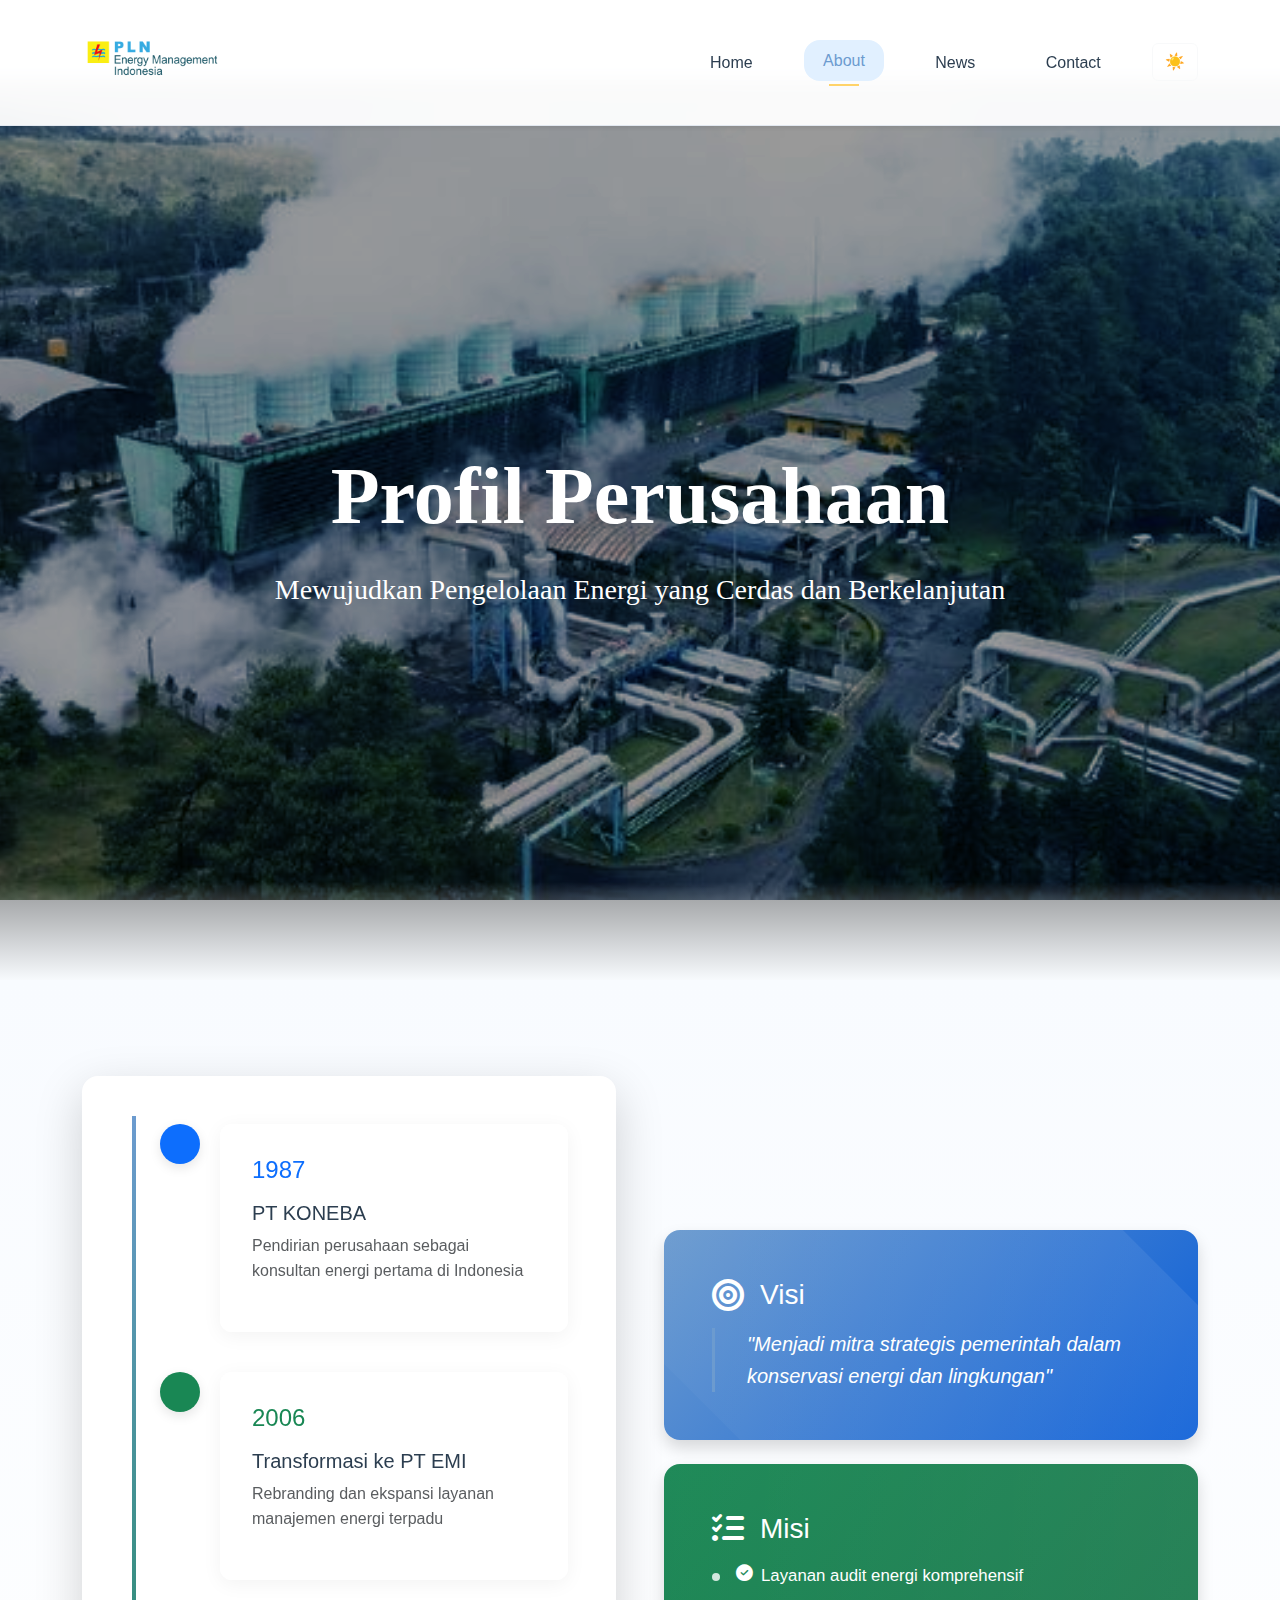
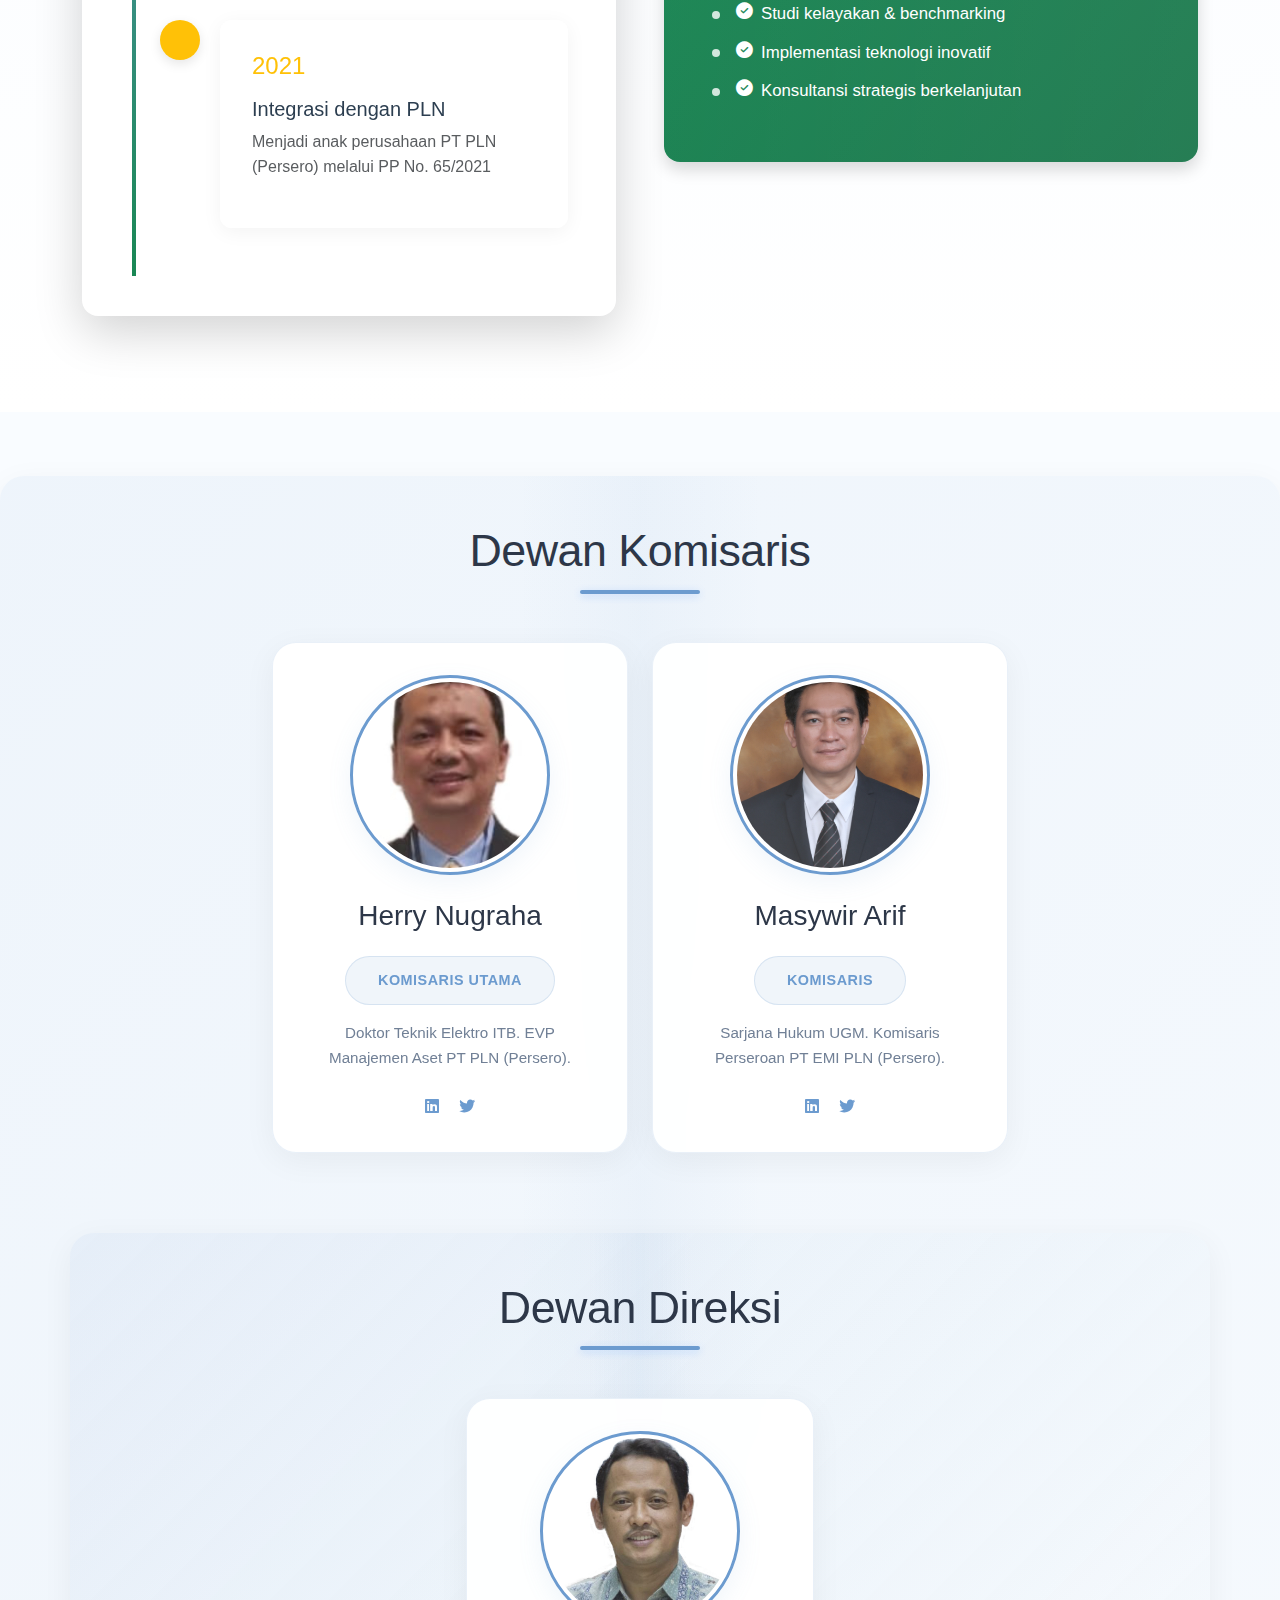
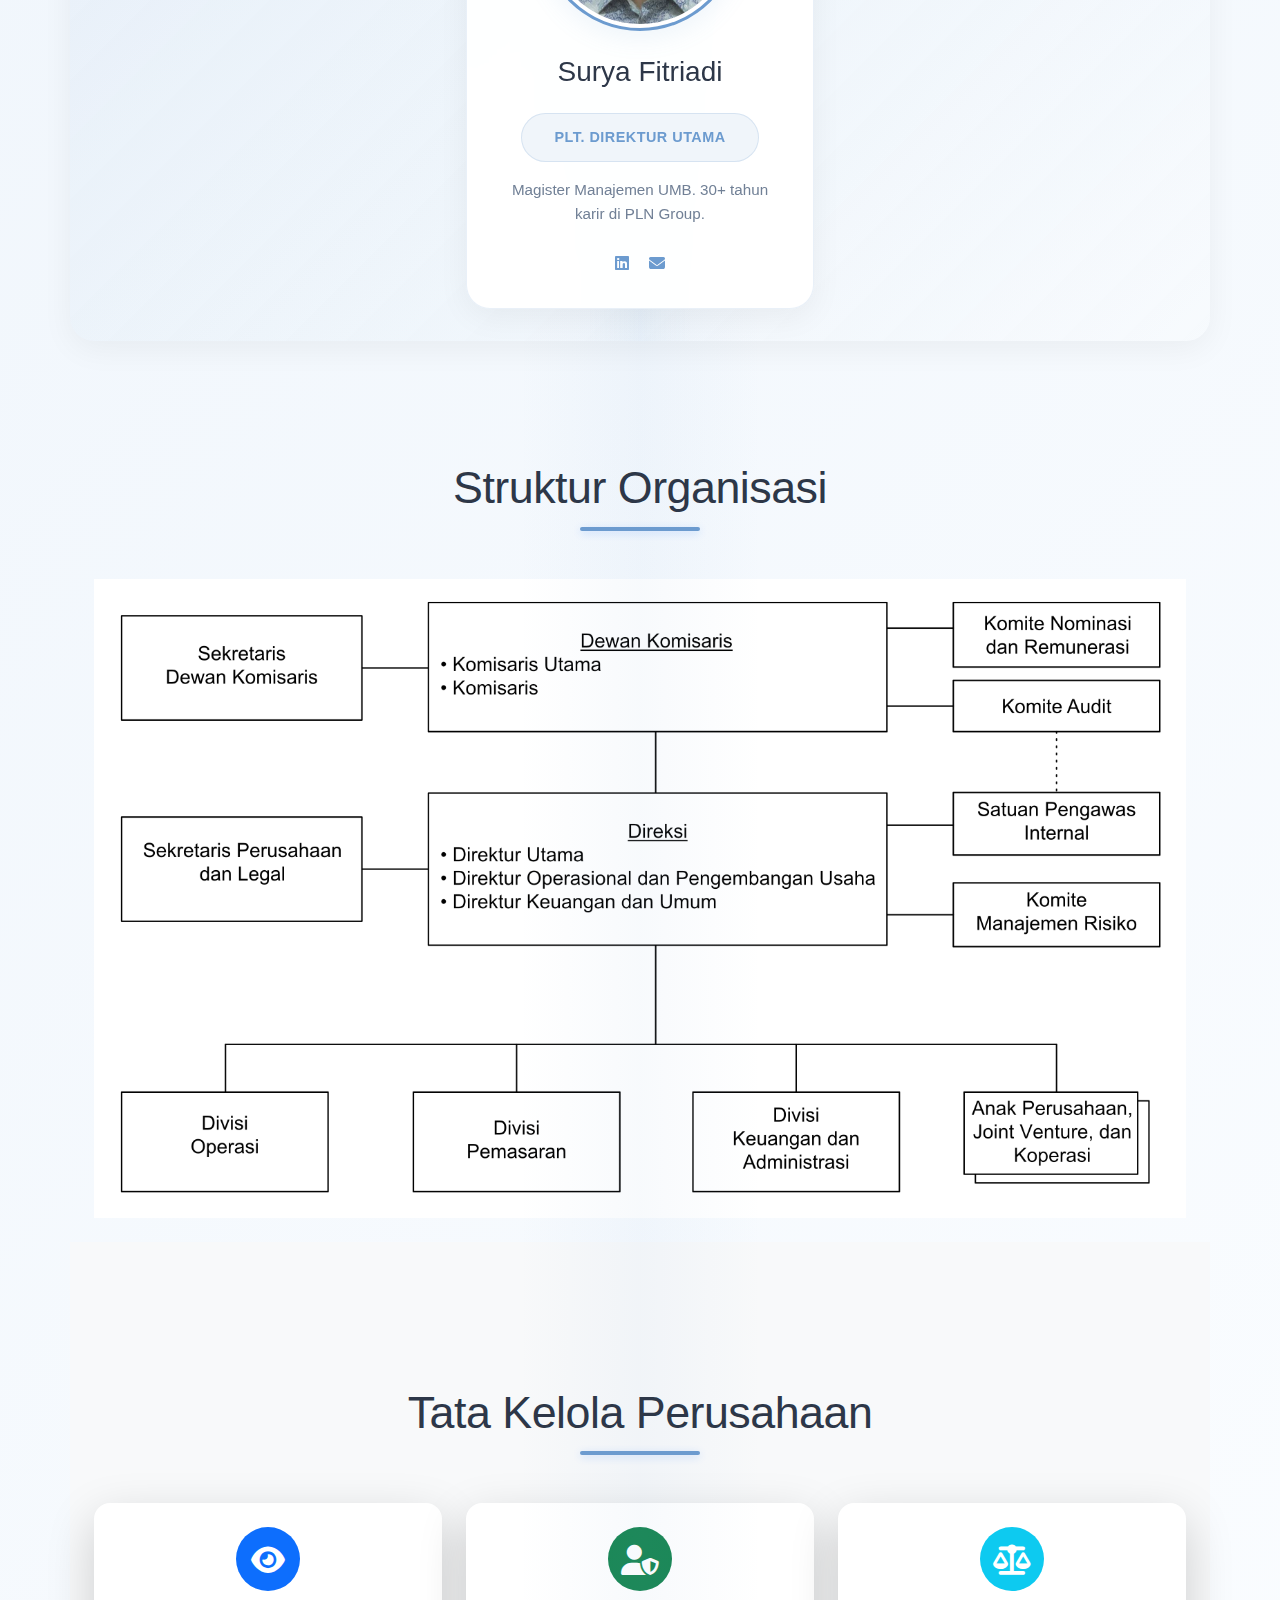
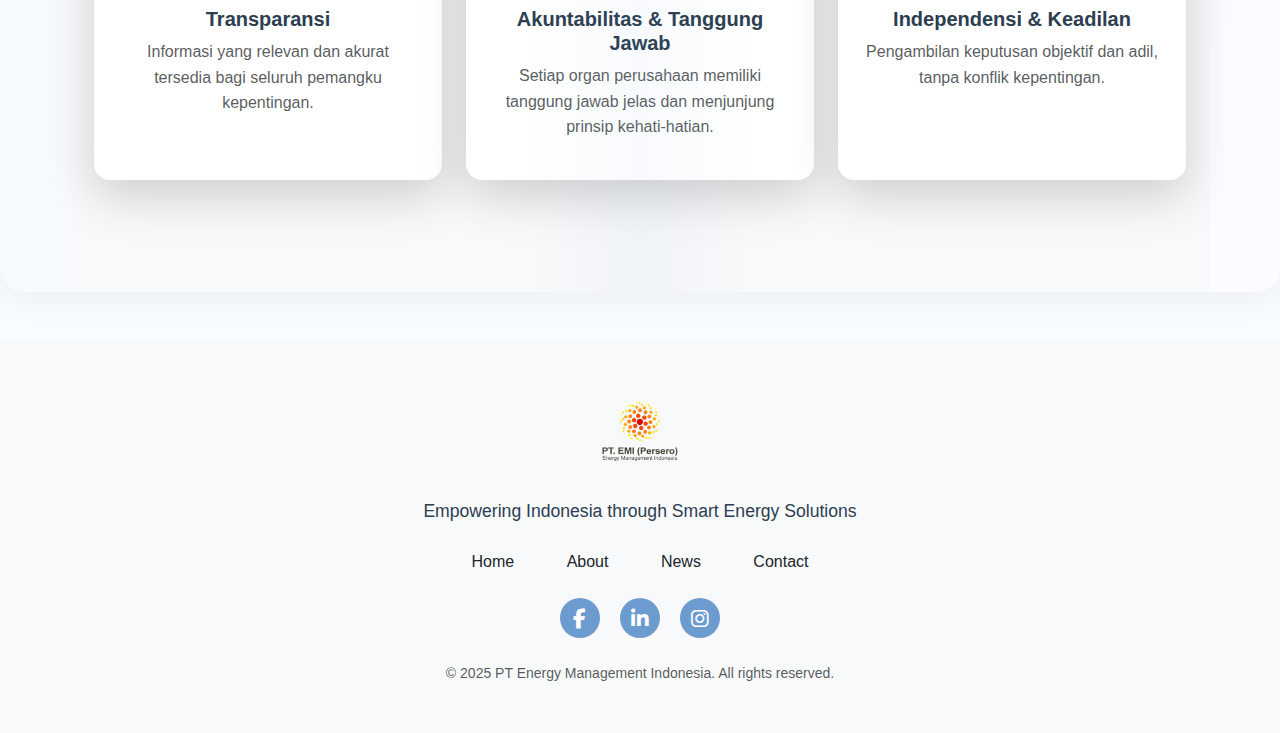
<file: about.html>
<!DOCTYPE html>
<html lang="id" data-bs-theme="light">
<head>
  <meta charset="UTF-8" />
  <meta name="viewport" content="width=device-width, initial-scale=1.0" />
  <title>Profil Perusahaan - PT Energy Management Indonesia</title>
  <link rel="stylesheet" href="https://cdn.jsdelivr.net/npm/bootstrap@5.3.2/dist/css/bootstrap.min.css" />
  <link rel="stylesheet" href="https://cdnjs.cloudflare.com/ajax/libs/font-awesome/6.5.0/css/all.min.css" />
  <link rel="stylesheet" href="css/style.css" />
  <link rel="stylesheet" href="css/about.css" />
</head>
<body>
  <nav class="navbar navbar-expand-lg fixed-top shadow-sm">
    <div class="container">
      <a class="navbar-brand" href="index.html">
        <img src="images/logoplnemi.png" alt="Logo" width="140" />
      </a>
      <button class="navbar-toggler" type="button" data-bs-toggle="collapse" data-bs-target="#navbarNav">
        <span class="navbar-toggler-icon"></span>
      </button>
      <div class="collapse navbar-collapse" id="navbarNav">
        <ul class="navbar-nav ms-auto mb-2 mb-lg-0">
          <li class="nav-item"><a class="nav-link" href="index.html">Home</a></li>
          <li class="nav-item"><a class="nav-link active" href="about.html" aria-current="page">About</a></li>
          <li class="nav-item"><a class="nav-link" href="news.html">News</a></li>
          <li class="nav-item"><a class="nav-link" href="contact.html">Contact</a></li>
        </ul>

        <button 
            id="theme-toggle" 
            class="btn btn-outline-light ms-3" 
            onclick="toggleTheme()"
            aria-label="Toggle Theme"
            >
            ☀️
        </button>
      </div>
    </div>
  </nav>

  <main class="profil-page">
    <!-- Hero Section -->
    <section class="profil-hero position-relative overflow-hidden">
      <div class="hero-overlay"></div>
      <div class="container text-center text-white py-5 position-relative z-2">
        <h1 class="hero-title display-2 fw-bold mb-4">Profil Perusahaan</h1>
        <p class="hero-subtitle lead fs-3">Mewujudkan Pengelolaan Energi yang Cerdas dan Berkelanjutan</p>
      </div>
    </section>

    <!-- Sejarah & Visi Misi -->
    <section class="history-mission py-6">
        <div class="container">
            <div class="row gy-5 gx-5 align-items-center">
                <!-- Timeline Sejarah -->
                <div class="col-lg-6">
                    <div class="history-timeline shadow-lg p-5 rounded-4 position-relative">
                        <div class="timeline-bar"></div>
                        
                        <!-- Item Timeline 1 -->
                        <div class="timeline-item">
                            <div class="timeline-badge bg-primary"></div>
                            <div class="timeline-content">
                                <h4 class="text-primary mb-3">1987</h4>
                                <h5 class="mb-2">PT KONEBA</h5>
                                <p class="text-muted">Pendirian perusahaan sebagai konsultan energi pertama di Indonesia</p>
                            </div>
                        </div>
                    
                        <!-- Item Timeline 2 -->
                        <div class="timeline-item">
                            <div class="timeline-badge bg-success"></div>
                            <div class="timeline-content">
                                <h4 class="text-success mb-3">2006</h4>
                                <h5 class="mb-2">Transformasi ke PT EMI</h5>
                                <p class="text-muted">Rebranding dan ekspansi layanan manajemen energi terpadu</p>
                            </div>
                        </div>
                    
                        <!-- Item Timeline 3 -->
                        <div class="timeline-item">
                            <div class="timeline-badge bg-warning"></div>
                            <div class="timeline-content">
                                <h4 class="text-warning mb-3">2021</h4>
                                <h5 class="mb-2">Integrasi dengan PLN</h5>
                                <p class="text-muted">Menjadi anak perusahaan PT PLN (Persero) melalui PP No. 65/2021</p>
                            </div>
                        </div>
                    </div>
                </div>

                <!-- Visi Misi -->
                <div class="col-lg-6">
                    <div class="vision-mission-wrapper">
                        <!-- Visi -->
                        <div class="vm-card bg-gradient-primary text-white p-5 mb-4 rounded-4 shadow">
                            <div class="d-flex align-items-center mb-3">
                                <i class="fas fa-bullseye fa-2x me-3"></i>
                                <h3 class="mb-0">Visi</h3>
                            </div>
                            <blockquote class="mb-0 fs-5">
                                "Menjadi mitra strategis pemerintah dalam konservasi energi dan lingkungan"
                            </blockquote>
                        </div>
                    
                        <!-- Misi -->
                        <div class="vm-card bg-gradient-success text-white p-5 rounded-4 shadow">
                            <div class="d-flex align-items-center mb-3">
                                <i class="fas fa-tasks fa-2x me-3"></i>
                                <h3 class="mb-0">Misi</h3>
                            </div>
                            <ul class="list-unstyled mb-0">
                                <li class="d-flex mb-2">
                                    <i class="fas fa-circle-check me-2 mt-1"></i>
                                    Layanan audit energi komprehensif
                                </li>
                                <li class="d-flex mb-2">
                                    <i class="fas fa-circle-check me-2 mt-1"></i>
                                    Studi kelayakan & benchmarking
                                </li>
                                <li class="d-flex mb-2">
                                    <i class="fas fa-circle-check me-2 mt-1"></i>
                                    Implementasi teknologi inovatif
                                </li>
                                <li class="d-flex">
                                    <i class="fas fa-circle-check me-2 mt-1"></i>
                                    Konsultansi strategis berkelanjutan
                                </li>
                            </ul>
                        </div>
                    </div>
                </div>
            </div>
        </div>
    </section>

    <!-- Dewan Komisaris -->
    <section class="leadership-section py-6">
      <div class="container">
        <h2 class="section-title">Dewan Komisaris</h2>
        <div class="row justify-content-center g-4">
          <div class="col-md-6 col-lg-4">
            <div class="leadership-card">
              <div class="profile-img-container">
                <img src="images/herrynu.jpg" alt="Herry Nugraha" class="profile-img">
              </div>
              <h3 class="leader-name">Herry Nugraha</h3>
              <div class="position-label">Komisaris Utama</div>
              <p class="leader-bio">Doktor Teknik Elektro ITB. EVP Manajemen Aset PT PLN (Persero).</p>
              <div class="social-links">
                <a href="#" class="social-link"><i class="fab fa-linkedin"></i></a>
                <a href="#" class="social-link"><i class="fab fa-twitter"></i></a>
              </div>
            </div>
          </div>

          <div class="col-md-6 col-lg-4">
            <div class="leadership-card">
              <div class="profile-img-container">
                <img src="images/masywira.jpg" alt="Herry Nugraha" class="profile-img">
              </div>
              <h3 class="leader-name">Masywir Arif</h3>
              <div class="position-label">Komisaris</div>
              <p class="leader-bio">Sarjana Hukum UGM. Komisaris Perseroan PT EMI PLN (Persero).</p>
              <div class="social-links">
                <a href="#" class="social-link"><i class="fab fa-linkedin"></i></a>
                <a href="#" class="social-link"><i class="fab fa-twitter"></i></a>
              </div>
            </div>
          </div>

    <!-- Dewan Direksi -->
    <section class="leadership-section py-6 bg-soft">
      <div class="container">
        <h2 class="section-title">Dewan Direksi</h2>
        <div class="row justify-content-center g-4">
          <div class="col-md-6 col-lg-4">
            <div class="leadership-card">
              <div class="profile-img-container">
                <img src="images/suryafi.png" alt="Surya Fitriadi" class="profile-img">
              </div>
              <h3 class="leader-name">Surya Fitriadi</h3>
              <div class="position-label">Plt. Direktur Utama</div>
              <p class="leader-bio">Magister Manajemen UMB. 30+ tahun karir di PLN Group.</p>
              <div class="social-links">
                <a href="#" class="social-link"><i class="fab fa-linkedin"></i></a>
                <a href="#" class="social-link"><i class="fas fa-envelope"></i></a>
              </div>
            </div>
          </div>
        </div>
      </div>
    </section>

    <!-- Struktur Organisasi -->
    <section class="org-structure-section py-6">
      <div class="container text-center">
        <h2 class="section-title mb-5">Struktur Organisasi</h2>
        <div class="struktur-wrapper">
          <img src="images/strukturorg.jpg" alt="Struktur Organisasi" class="img-fluid struktur-img">
        </div>
      </div>
    </section>


     <!-- Governance Section -->
      <section class="governance-section py-6">
        <div class="container text-center">
          <h2 class="section-title mb-5">Tata Kelola Perusahaan</h2>
          <div class="row justify-content-center g-4">
            <div class="col-md-4">
              <div class="governance-card governance-hover bg-white shadow-lg p-4 rounded-4">
                <div class="icon-wrapper bg-primary text-white mb-3 rounded-circle mx-auto">
                  <i class="fas fa-eye fa-lg"></i>
                </div>
                <h5 class="fw-bold mb-2">Transparansi</h5>
                <p class="text-muted">Informasi yang relevan dan akurat tersedia bagi seluruh pemangku kepentingan.</p>
              </div>
            </div>
            <div class="col-md-4">
              <div class="governance-card governance-hover bg-white shadow-lg p-4 rounded-4">
                <div class="icon-wrapper bg-success text-white mb-3 rounded-circle mx-auto">
                  <i class="fas fa-user-shield fa-lg"></i>
                </div>
                <h5 class="fw-bold mb-2">Akuntabilitas & Tanggung Jawab</h5>
                <p class="text-muted">Setiap organ perusahaan memiliki tanggung jawab jelas dan menjunjung prinsip kehati-hatian.</p>
              </div>
            </div>
            <div class="col-md-4">
              <div class="governance-card governance-hover bg-white shadow-lg p-4 rounded-4">
                <div class="icon-wrapper bg-info text-white mb-3 rounded-circle mx-auto">
                  <i class="fas fa-scale-balanced fa-lg"></i>
                </div>
                <h5 class="fw-bold mb-2">Independensi & Keadilan</h5>
                <p class="text-muted">Pengambilan keputusan objektif dan adil, tanpa konflik kepentingan.</p>
              </div>
            </div>
          </div>
        </div>
      </section>
    </main>

      <!-- Footer -->
      <footer class="footer py-5">
        <div class="container text-center">
          <img src="images/logoemi.png" alt="Logo Perusahaan" width="120" class="mb-4">
          <p class="footer-subtitle mb-4">Empowering Indonesia through Smart Energy Solutions</p>
          <div class="footer-links mb-4">
            <a href="index.html" class="text-decoration-none me-3">Home</a>
            <a href="about.html" class="text-decoration-none me-3">About</a>
            <a href="news.html" class="text-decoration-none me-3">News</a>
            <a href="contact.html" class="text-decoration-none">Contact</a>
          </div>
          <div class="social-icons mb-4">
            <a href="#" class="text-decoration-none me-3"><i class="fab fa-facebook-f fa-lg"></i></a>
            <a href="#" class="text-decoration-none me-3"><i class="fab fa-linkedin-in fa-lg"></i></a>
            <a href="#" class="text-decoration-none"><i class="fab fa-instagram fa-lg"></i></a>
          </div>
          <p class="text-muted small mb-0">&copy; 2025 PT Energy Management Indonesia. All rights reserved.</p>
        </div>
      </footer>
    
      <script src="https://cdn.jsdelivr.net/npm/bootstrap@5.3.2/dist/js/bootstrap.bundle.min.js"></script>
      <script src="js/script.js"></script>
    </body>
    </html>
</file>
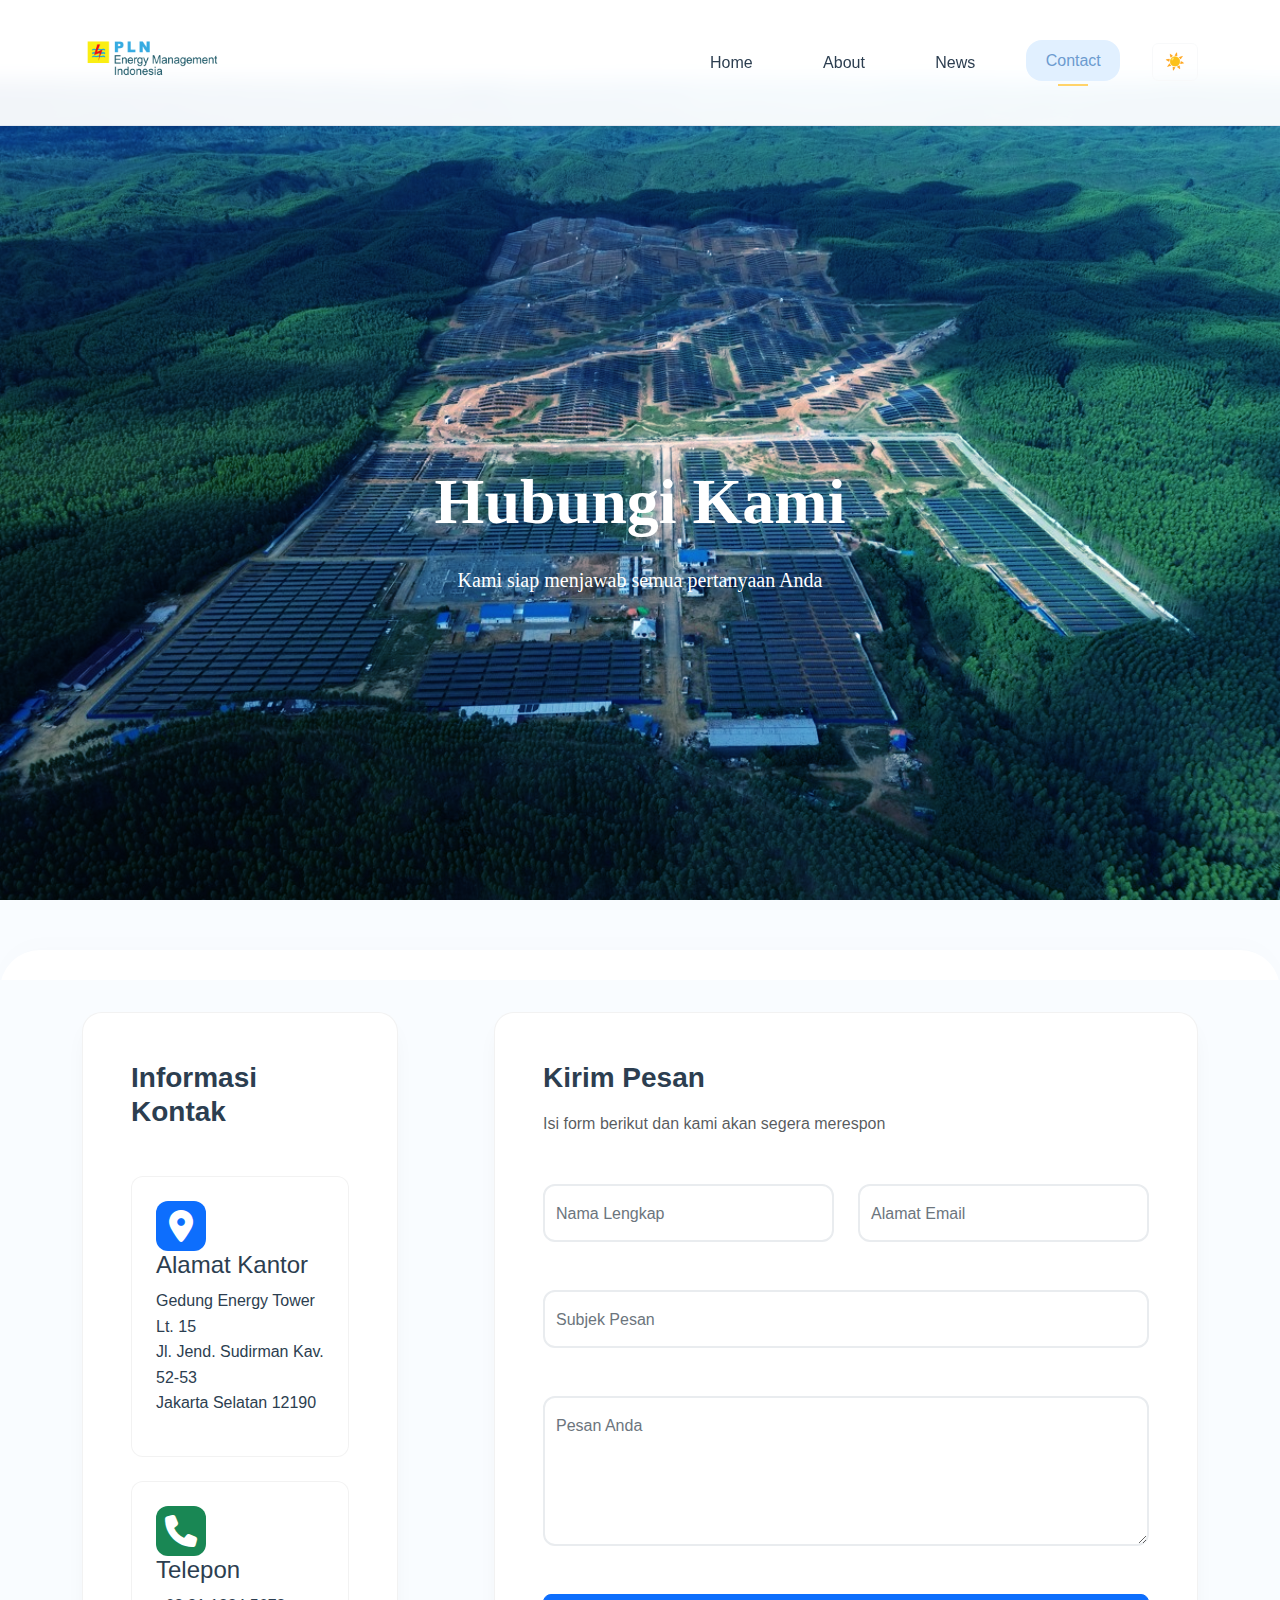
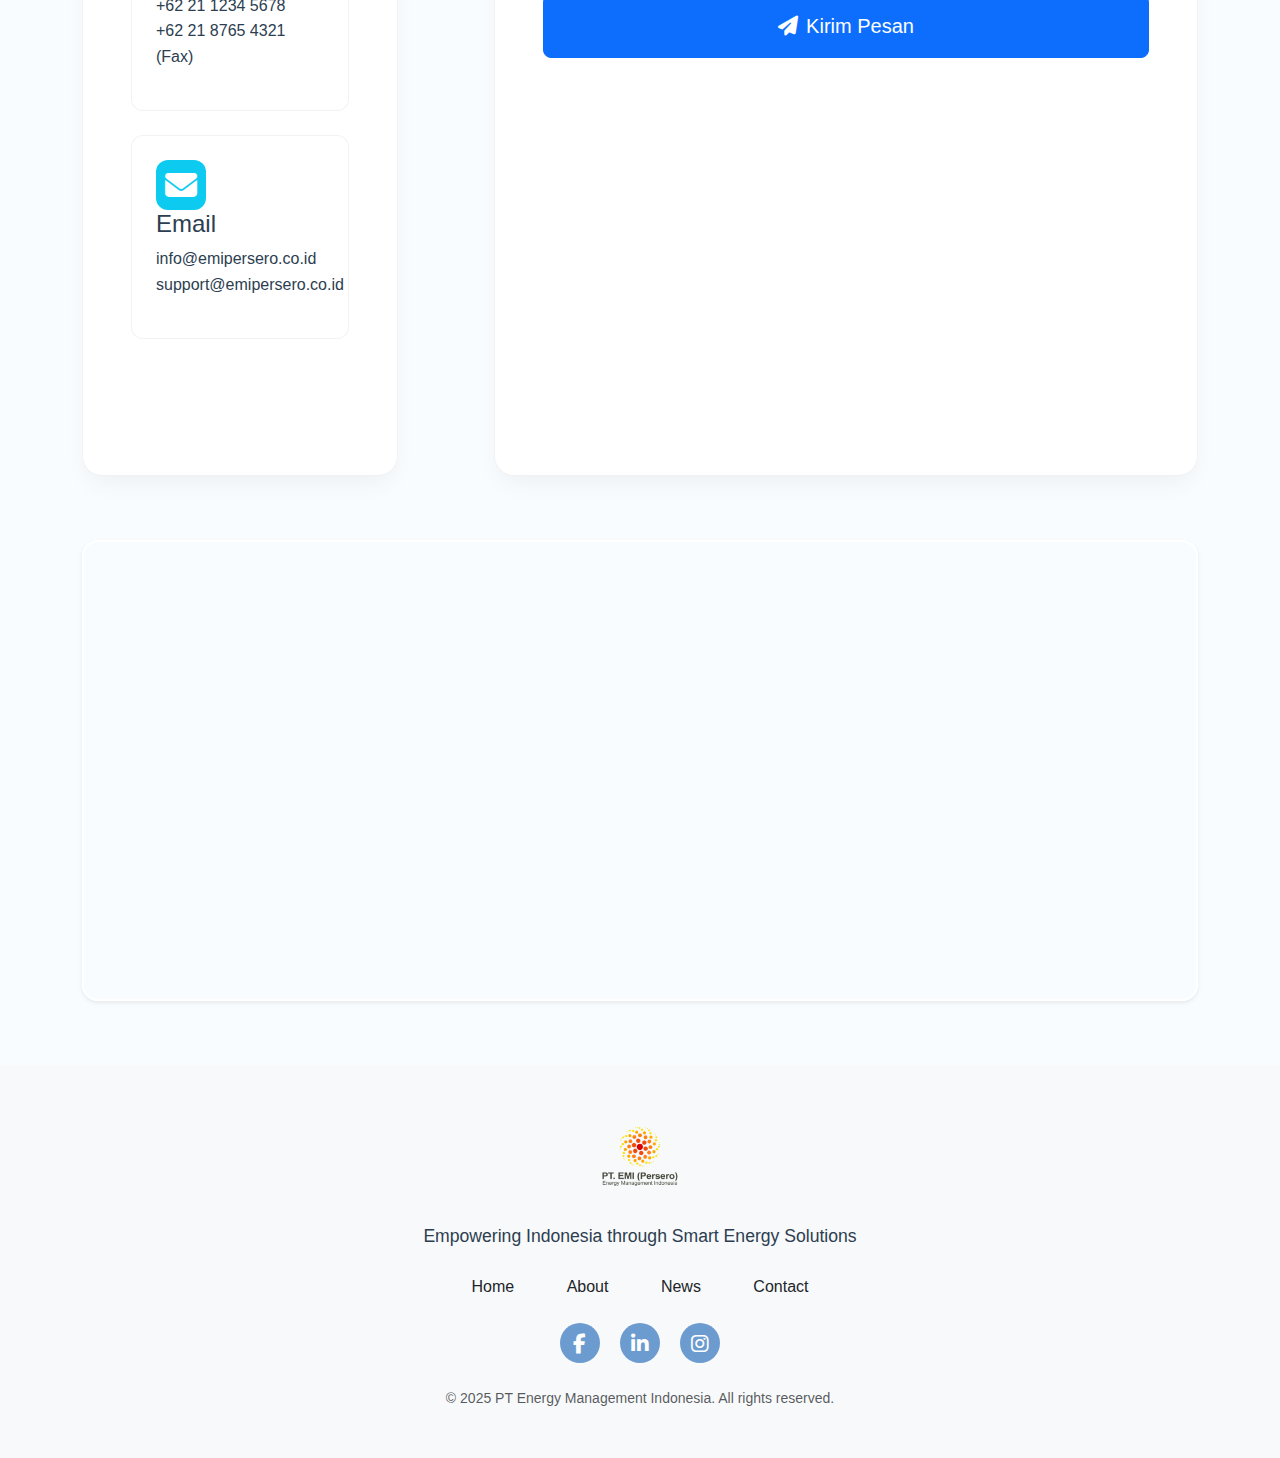
<file: contact.html>
<!DOCTYPE html>
<html lang="id" data-bs-theme="light">
<head>
  <meta charset="UTF-8" />
  <meta name="viewport" content="width=device-width, initial-scale=1.0" />
  <title>Kontak - PT Energy Management Indonesia</title>
  <link rel="stylesheet" href="https://cdn.jsdelivr.net/npm/bootstrap@5.3.2/dist/css/bootstrap.min.css" />
  <link rel="stylesheet" href="https://cdnjs.cloudflare.com/ajax/libs/font-awesome/6.5.0/css/all.min.css" />
  <link rel="stylesheet" href="css/style.css" />
  <link rel="stylesheet" href="css/contact.css" />
</head>
<body>
  <!-- Navbar -->
   <nav class="navbar navbar-expand-lg fixed-top shadow-sm">
        <div class="container">
            <a class="navbar-brand" href="index.html">
            <img src="images/logoplnemi.png" alt="Logo" width="140" />
            </a>
            <button class="navbar-toggler" type="button" data-bs-toggle="collapse" data-bs-target="#navbarNav">
            <span class="navbar-toggler-icon"></span>
            </button>
            <div class="collapse navbar-collapse" id="navbarNav">
            <ul class="navbar-nav ms-auto mb-2 mb-lg-0">
                <li class="nav-item"><a class="nav-link" href="index.html">Home</a></li>
                <li class="nav-item"><a class="nav-link" href="about.html">About</a></li>
                <li class="nav-item"><a class="nav-link" href="news.html">News</a></li>
                <li class="nav-item"><a class="nav-link active" href="contact.html" aria-current="page">Contact</a></li>
            </ul>

            <button 
                id="theme-toggle" 
                class="btn btn-outline-light ms-3" 
                onclick="toggleTheme()"
                aria-label="Toggle Theme"
                >
                ☀️
            </button>
        </div>
    </div>
</nav>

  <!-- Hero Section -->
  <section class="contact-hero position-relative overflow-hidden">
    <div class="hero-overlay"></div>
    <div class="container position-relative z-2 text-center py-8">
      <div class="hero-content animate__animated animate__fadeInUp">
        <h1 class="display-3 fw-bold text-white mb-4">Hubungi Kami</h1>
        <div class="d-flex justify-content-center align-items-center">
          <div class="hero-divider"></div>
          <p class="lead text-white mb-0 mx-4">Kami siap menjawab semua pertanyaan Anda</p>
          <div class="hero-divider"></div>
        </div>
      </div>
    </div>
  </section>

  <!-- Contact Content -->
  <main class="contact-content py-6">
    <div class="container">
      <div class="row g-5 justify-content-center">
        <!-- Contact Info -->
        <div class="col-lg-5 col-xl-4">
          <div class="contact-info-card p-4 p-4 p-lg-5 h-100">
            <div class="section-header mb-5">
              <h2 class="h3 fw-bold gradient-text mb-3">Informasi Kontak</h2>
              <div class="header-divider"></div>
            </div>

            <div class="info-item mb-4">
              <div class="icon-box bg-primary">
                <i class="fas fa-map-marker-alt fa-2x text-white"></i>
              </div>
              <div class="info-content">
                <h4>Alamat Kantor</h4>
                <p>Gedung Energy Tower Lt. 15<br>
                Jl. Jend. Sudirman Kav. 52-53<br>
                Jakarta Selatan 12190</p>
              </div>
            </div>

            <div class="info-item mb-4">
              <div class="icon-box bg-success">
                <i class="fas fa-phone fa-2x text-white"></i>
              </div>
              <div class="info-content">
                <h4>Telepon</h4>
                <p>+62 21 1234 5678<br>
                +62 21 8765 4321 (Fax)</p>
              </div>
            </div>

            <div class="info-item">
              <div class="icon-box bg-info">
                <i class="fas fa-envelope fa-2x text-white"></i>
              </div>
              <div class="info-content">
                <h4>Email</h4>
                <p>info@emipersero.co.id<br>
                support@emipersero.co.id</p>
              </div>
            </div>
          </div>
        </div>

        <!-- Contact Form -->
        <div class="col-lg-7 col-xl-8">
          <div class="contact-form-card p-4 p-lg-5 h-100">
            <div class="section-header mb-5">
              <h2 class="h3 fw-bold gradient-text mb-3">Kirim Pesan</h2>
              <div class="header-divider"></div>
              <p class="text-muted mt-3">Isi form berikut dan kami akan segera merespon</p>
            </div>

            <form class="contact-form needs-validation" novalidate>
              <div class="row g-4">
                <div class="col-md-6">
                  <div class="form-floating">
                    <input type="text" class="form-control" id="name" placeholder="Nama Lengkap" required>
                    <label for="name" class="form-label">Nama Lengkap</label>
                    <div class="invalid-feedback">Harap isi nama lengkap</div>
                  </div>
                </div>

                <!-- Email Input -->
                <div class="col-md-6">
                  <div class="form-floating">
                    <input 
                      type="email" 
                      class="form-control" 
                      id="email" 
                      placeholder="name@example.com" 
                      required
                    >
                    <label for="email">Alamat Email</label>
                    <div class="invalid-feedback">Harap masukkan email yang valid</div>
                  </div>
                </div>

                <!-- Subject Input -->
                <div class="col-12">
                  <div class="form-floating">
                    <input 
                      type="text" 
                      class="form-control" 
                      id="subject" 
                      placeholder="Subjek Pesan" 
                      required
                    >
                    <label for="subject">Subjek Pesan</label>
                    <div class="invalid-feedback">Harap isi subjek pesan</div>
                  </div>
                </div>
              
                <!-- Message Input -->
                <div class="col-12">
                  <div class="form-floating">
                    <textarea 
                      class="form-control" 
                      id="message" 
                      placeholder="Pesan Anda" 
                      style="height: 150px" 
                      required
                    ></textarea>
                    <label for="message">Pesan Anda</label>
                    <div class="invalid-feedback">Harap tulis pesan Anda</div>
                  </div>
                </div>
              
                <!-- Submit Button -->
                <div class="col-12">
                  <button type="submit" class="btn btn-primary btn-lg w-100 py-3">
                    <i class="fas fa-paper-plane me-2"></i>Kirim Pesan
                  </button>
                </div>
              </div>
            </form>
          </div>
        </div>
      </div>

      <!-- Map Section -->
      <div class="row mt-6">
        <div class="col-12">
          <div class="map-container rounded-4 overflow-hidden shadow-sm">
            <iframe 
              src="https://www.google.com/maps/embed?pb=!1m18!1m12!1m3!1d3966.521260322283!2d106.8195613506864!3d-6.208741395493371!2m3!1f0!2f0!3f0!3m2!1i1024!2i768!4f13.1!3m3!1m2!1s0x2e69f3e945e55b45%3A0x26030081ffd7a644!2sIndonesia%20Stock%20Exchange%20Building!5e0!3m2!1sen!2sid!4v1625559876000!5m2!1sen!2sid" 
              width="100%" 
              height="450" 
              style="border:0;" 
              allowfullscreen="" 
              loading="lazy">
            </iframe>
          </div>
        </div>
      </div>
    </div>
  </main>

  <!-- Footer -->
  <footer class="footer py-5">
    <div class="container text-center">
      <img src="images/logoemi.png" alt="Logo Perusahaan" width="120" class="mb-4">
      <p class="footer-subtitle mb-4">Empowering Indonesia through Smart Energy Solutions</p>
      <div class="footer-links mb-4">
        <a href="index.html" class="text-decoration-none me-3">Home</a>
        <a href="about.html" class="text-decoration-none me-3">About</a>
        <a href="news.html" class="text-decoration-none me-3">News</a>
        <a href="contact.html" class="text-decoration-none">Contact</a>
      </div>
      <div class="social-icons mb-4">
        <a href="#" class="text-decoration-none me-3"><i class="fab fa-facebook-f fa-lg"></i></a>
        <a href="#" class="text-decoration-none me-3"><i class="fab fa-linkedin-in fa-lg"></i></a>
        <a href="#" class="text-decoration-none"><i class="fab fa-instagram fa-lg"></i></a>
      </div>
      <p class="text-muted small mb-0">&copy; 2025 PT Energy Management Indonesia. All rights reserved.</p>
    </div>
  </footer>

  <script src="https://cdn.jsdelivr.net/npm/bootstrap@5.3.2/dist/js/bootstrap.bundle.min.js"></script>
  <script src="js/script.js"></script>
</body>
</html>
</file>
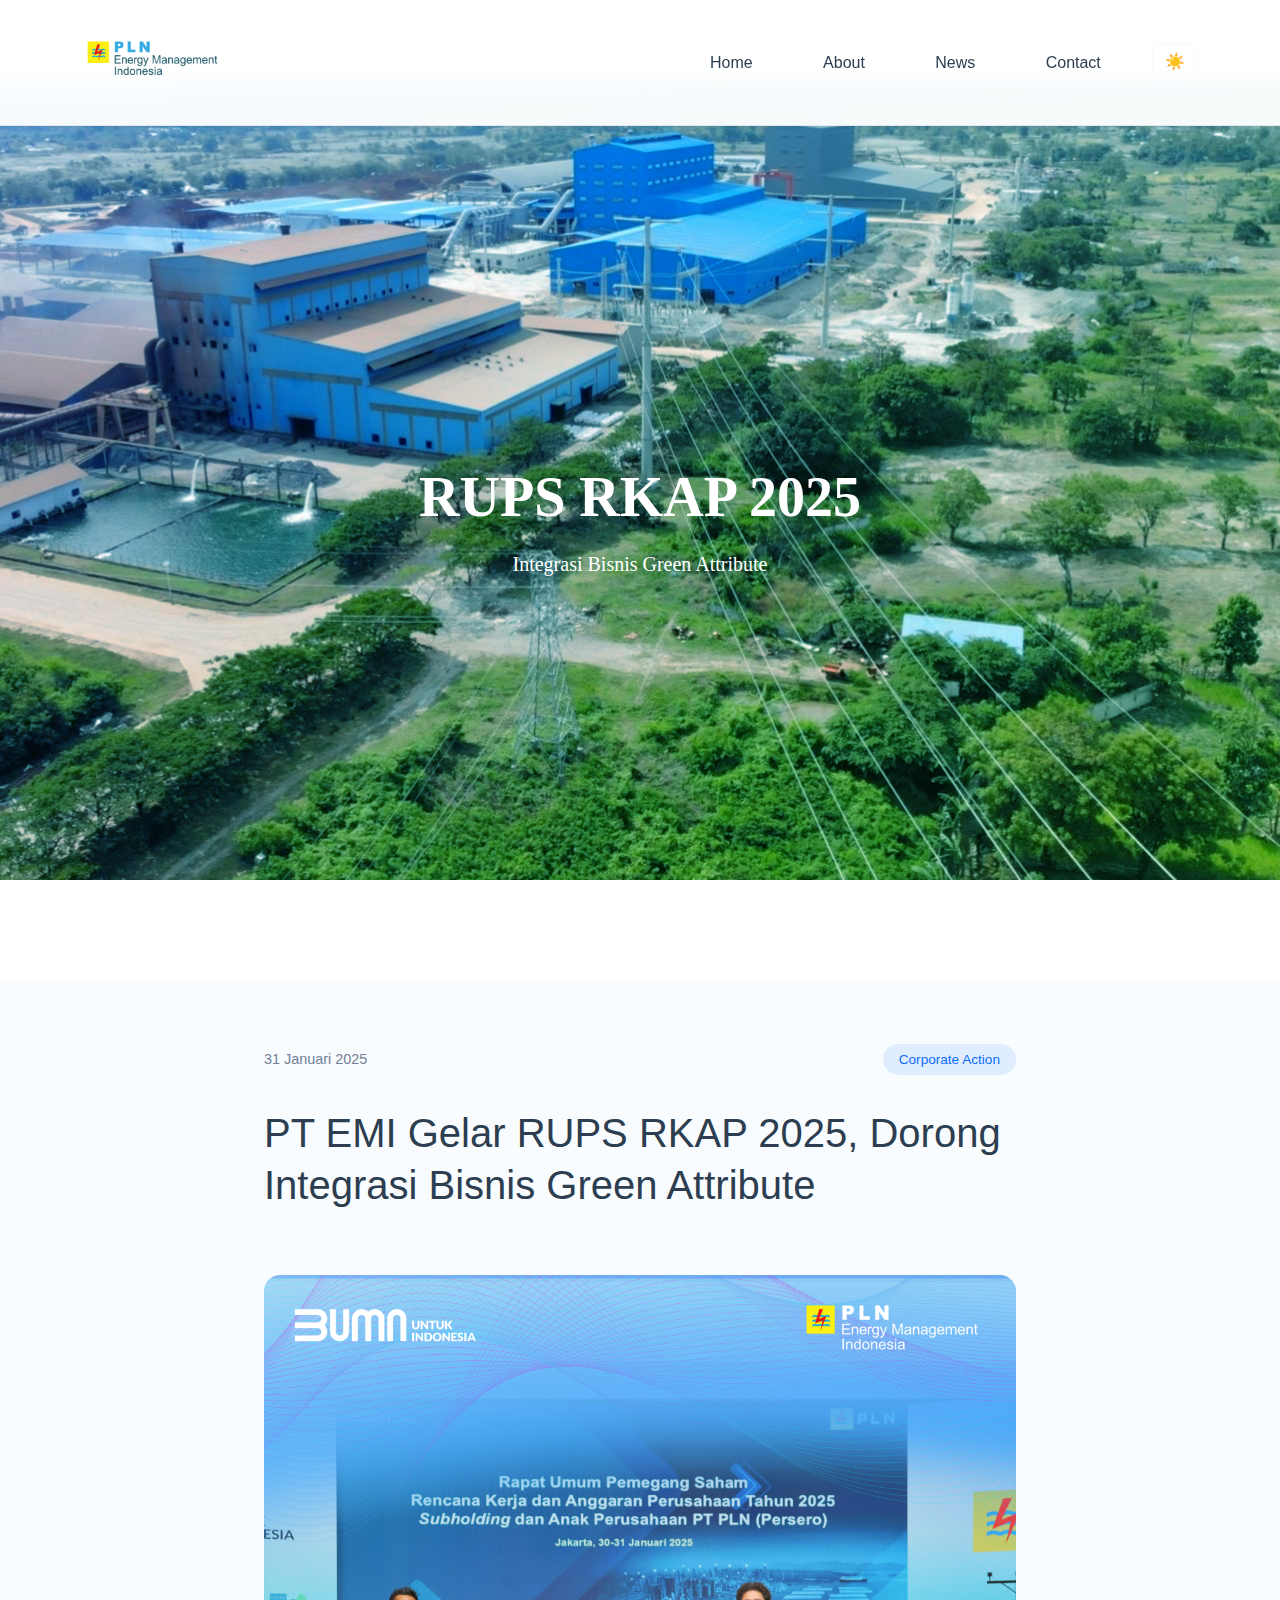
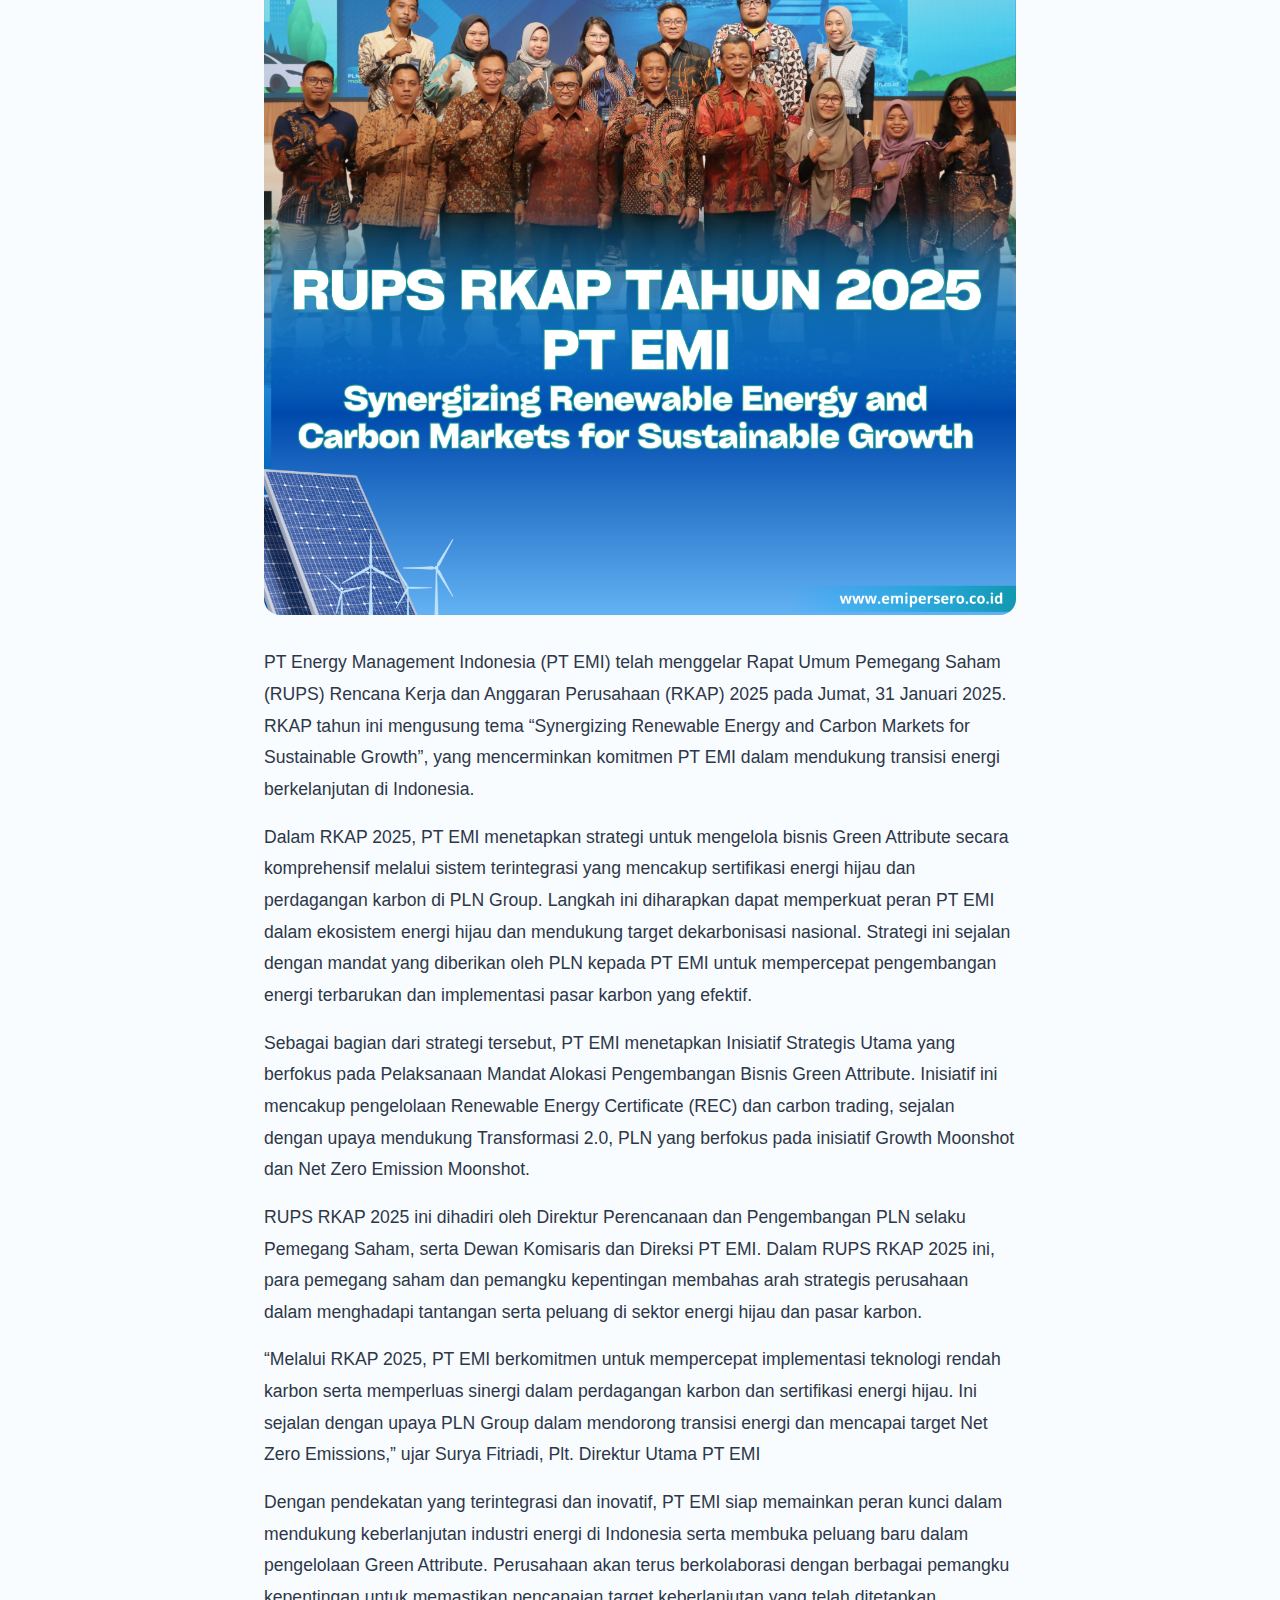
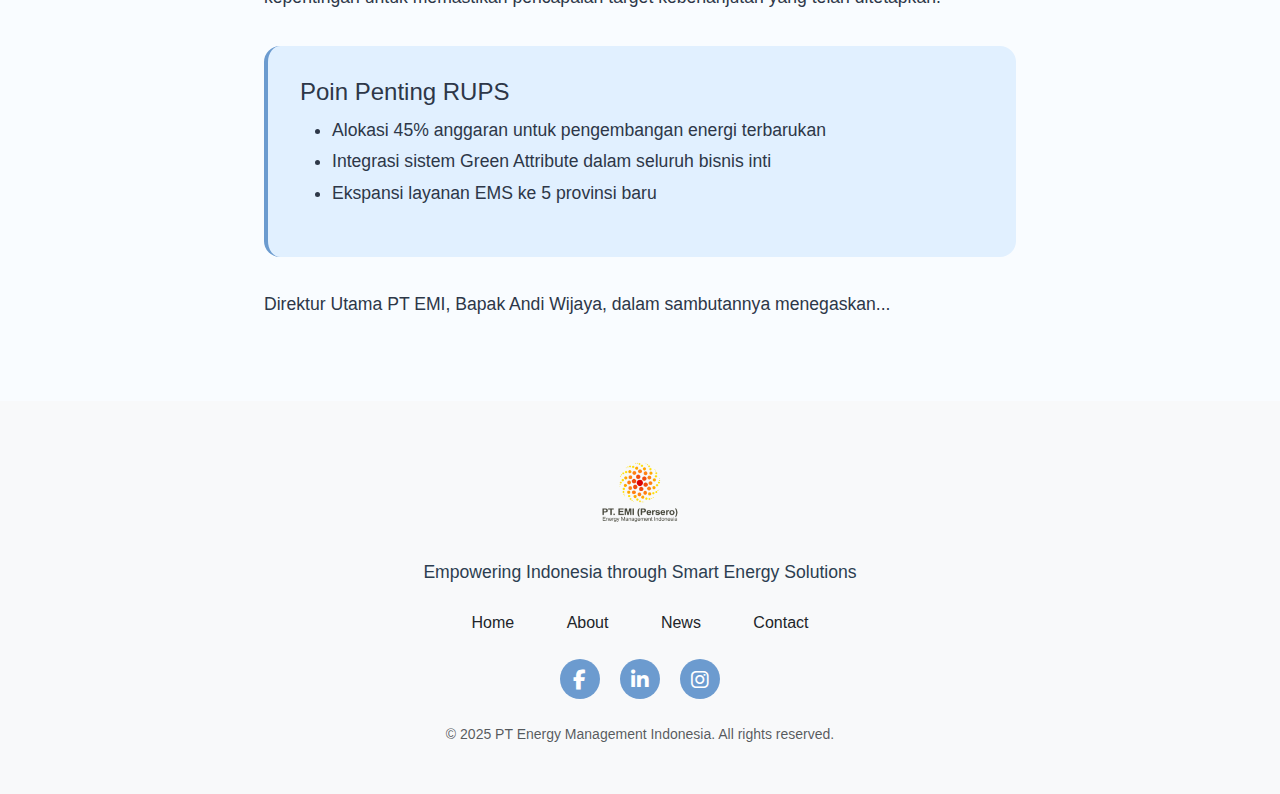
<file: news-detail.html>
<!DOCTYPE html>
<html lang="id" data-bs-theme="light">
<head>
  <meta charset="UTF-8" />
  <meta name="viewport" content="width=device-width, initial-scale=1.0" />
  <title>RUPS RKAP 2025 - PT Energy Management Indonesia</title>
  <link rel="stylesheet" href="https://cdn.jsdelivr.net/npm/bootstrap@5.3.2/dist/css/bootstrap.min.css" />
  <link rel="stylesheet" href="https://cdnjs.cloudflare.com/ajax/libs/font-awesome/6.5.0/css/all.min.css" />
  <link rel="stylesheet" href="css/style.css" />
  <link rel="stylesheet" href="css/news-detail.css" />
</head>
<body>
  <!-- Header -->
  <nav class="navbar navbar-expand-lg fixed-top shadow-sm">
    <div class="container">
      <a class="navbar-brand" href="index.html">
        <img src="images/logoplnemi.png" alt="Logo" width="140" />
      </a>
      <button class="navbar-toggler" type="button" data-bs-toggle="collapse" data-bs-target="#navbarNav">
        <span class="navbar-toggler-icon"></span>
      </button>
      <div class="collapse navbar-collapse" id="navbarNav">
        <ul class="navbar-nav ms-auto mb-2 mb-lg-0">
          <li class="nav-item"><a class="nav-link" href="index.html">Home</a></li>
          <li class="nav-item"><a class="nav-link" href="about.html">About</a></li>
          <li class="nav-item"><a class="nav-link" href="news.html">News</a></li>
          <li class="nav-item"><a class="nav-link" href="contact.html">Contact</a></li>
        </ul>
        <button id="theme-toggle" class="btn btn-outline-light ms-3" onclick="toggleTheme()" aria-label="Toggle Theme">
          ☀️
        </button>
      </div>
    </div>
  </nav>

  <!-- News Hero -->
  <section class="news-hero d-flex align-items-center">
    <div class="container text-center text-white">
      <h1 class="display-4 fw-bold mb-3">RUPS RKAP 2025</h1>
      <p class="lead">Integrasi Bisnis Green Attribute</p>
    </div>
  </section>

  <!-- Article Content -->
  <article class="article-body">
    <div class="article-meta">
      <span class="article-date">31 Januari 2025</span>
      <span class="article-tag">Corporate Action</span>
    </div>
    
    <h1 class="article-title">PT EMI Gelar RUPS RKAP 2025, Dorong Integrasi Bisnis Green Attribute</h1>
    
    <div class="article-content">
      <img src="images/newshome.png" alt="RUPS Meeting 2025" class="img-fluid">
      
      <p>PT Energy Management Indonesia (PT EMI) telah menggelar Rapat Umum Pemegang Saham (RUPS) Rencana Kerja dan Anggaran Perusahaan (RKAP) 2025 pada Jumat, 31 Januari 2025. RKAP tahun ini mengusung tema “Synergizing Renewable Energy and Carbon Markets for Sustainable Growth”, yang mencerminkan komitmen PT EMI dalam mendukung transisi energi berkelanjutan di Indonesia.</p>

      <p>Dalam RKAP 2025, PT EMI menetapkan strategi untuk mengelola bisnis Green Attribute secara komprehensif melalui sistem terintegrasi yang mencakup sertifikasi energi hijau dan perdagangan karbon di PLN Group. Langkah ini diharapkan dapat memperkuat peran PT EMI dalam ekosistem energi hijau dan mendukung target dekarbonisasi nasional. Strategi ini sejalan dengan mandat yang diberikan oleh PLN kepada PT EMI untuk mempercepat pengembangan energi terbarukan dan implementasi pasar karbon yang efektif.</p>
      
      <p>Sebagai bagian dari strategi tersebut, PT EMI menetapkan Inisiatif Strategis Utama yang berfokus pada Pelaksanaan Mandat Alokasi Pengembangan Bisnis Green Attribute. Inisiatif ini mencakup pengelolaan Renewable Energy Certificate (REC) dan carbon trading, sejalan dengan upaya mendukung Transformasi 2.0, PLN yang berfokus pada inisiatif Growth Moonshot dan Net Zero Emission Moonshot.</p>

      <p>RUPS RKAP 2025 ini dihadiri oleh Direktur Perencanaan dan Pengembangan PLN selaku Pemegang Saham, serta Dewan Komisaris dan Direksi PT EMI. Dalam RUPS RKAP 2025 ini, para pemegang saham dan pemangku kepentingan membahas arah strategis perusahaan dalam menghadapi tantangan serta peluang di sektor energi hijau dan pasar karbon.</p>

      <p>“Melalui RKAP 2025, PT EMI berkomitmen untuk mempercepat implementasi teknologi rendah karbon serta memperluas sinergi dalam perdagangan karbon dan sertifikasi energi hijau. Ini sejalan dengan upaya PLN Group dalam mendorong transisi energi dan mencapai target Net Zero Emissions,” ujar Surya Fitriadi, Plt. Direktur Utama PT EMI</p>

      <p>Dengan pendekatan yang terintegrasi dan inovatif, PT EMI siap memainkan peran kunci dalam mendukung keberlanjutan industri energi di Indonesia serta membuka peluang baru dalam pengelolaan Green Attribute. Perusahaan akan terus berkolaborasi dengan berbagai pemangku kepentingan untuk memastikan pencapaian target keberlanjutan yang telah ditetapkan.</p>

      <div class="highlight-box">
        <h4>Poin Penting RUPS</h4>
        <ul>
          <li>Alokasi 45% anggaran untuk pengembangan energi terbarukan</li>
          <li>Integrasi sistem Green Attribute dalam seluruh bisnis inti</li>
          <li>Ekspansi layanan EMS ke 5 provinsi baru</li>
        </ul>
      </div>

      <p>Direktur Utama PT EMI, Bapak Andi Wijaya, dalam sambutannya menegaskan...</p>
    </div>
  </article>

  <footer class="footer py-5">
    <div class="container text-center">
      <img src="images/logoemi.png" alt="Logo Perusahaan" width="120" class="mb-4">
      <p class="footer-subtitle mb-4">Empowering Indonesia through Smart Energy Solutions</p>
      <div class="footer-links mb-4">
        <a href="index.html" class="text-decoration-none me-3">Home</a>
        <a href="about.html" class="text-decoration-none me-3">About</a>
        <a href="news.html" class="text-decoration-none me-3">News</a>
        <a href="contact.html" class="text-decoration-none">Contact</a>
      </div>
      <div class="social-icons mb-4">
        <a href="#" class="text-decoration-none me-3"><i class="fab fa-facebook-f fa-lg"></i></a>
        <a href="#" class="text-decoration-none me-3"><i class="fab fa-linkedin-in fa-lg"></i></a>
        <a href="#" class="text-decoration-none"><i class="fab fa-instagram fa-lg"></i></a>
      </div>
      <p class="text-muted small mb-0">&copy; 2025 PT Energy Management Indonesia. All rights reserved.</p>
    </div>
  </footer>

  <script src="https://cdn.jsdelivr.net/npm/bootstrap@5.3.2/dist/js/bootstrap.bundle.min.js"></script>
  <script src="js/script.js"></script>
</body>
</html>
</file>
<file: css/style.css>
/* === Variables for Light and Dark Theme === */
:root {
    --primary-color: #6C9BCF;
    --accent-softblue: #E1F0FF;
    --accent-babyblue: #b5d3e7;
    --accent-grey: #e2e8f0;
    --navy-dark: #2c3e50;
    --light-white: #f9fcff;
    --navbar-height: 80px;
    --border-radius: 1rem;
    --transition-base: all 0.2s ease-in-out;
    --tag-bg: rgba(13,110,253,0.1);
    --tag-color: #0d6efd;
    --card-shadow-hover: rgba(0,0,0,0.1);
    --profile-border: 3px solid var(--primary-color);
    --secondary-color: #00a859;     /* Tambahkan baru */
    --accent-color: #ffc107;        /* Tambahkan baru */
    --muted-text: #718096;          /* Tambahkan baru */
    --primary-rgb: 0, 119, 204;
    --secondary-rgb: 0, 168, 89;
    --footer-bg-light: #f8f9fa;
    --footer-text-light: #212529;
    --footer-bg-dark: #1a1a1a;
    --footer-text-dark: #000000;
}

:root {
    --card-shadow-default: 0 10px 30px rgba(0,0,0,0.1);
    --card-shadow-hover: 0 8px 24px rgba(13,110,253,0.15);
}

[data-bs-theme="light"] {
    --background: var(--light-white);
    --foreground: var(--navy-dark);
    --card-bg: #ffffff;
    --card-shadow: rgba(0, 0, 0, 0.05);
    --navbar-bg: var(--navy-dark);
    --link-color: #ffffff;
    --link-hover: #ffd369;
    --footer-bg: var(--navy-dark);
    --footer-color: #ffffff;
    --text-color: #2d3748;
}



[data-bs-theme="dark"] {
    --background: #1e2a38;
    --foreground: #f0f4f8;
    --card-bg: #2a3b4d;
    --card-shadow: rgba(0, 0, 0, 0.2);
    --navbar-bg: #1e2a38;
    --link-color: #ffffff;
    --link-hover: #ffd369;
    --footer-bg: #1e2a38;
    --footer-color: #ffffff;
    --text-color: #f0f4f8;
    --muted-text: #a0aec0;
}

* {
  transition: background 0.3s ease, color 0.3s ease, border 0.3s ease;
}


[data-bs-theme="dark"] .leadership-card {
    background: var(--card-bg);
    border-color: rgba(255,255,255,0.1);
}

[data-bs-theme="dark"] .position-label {
    background: rgba(13,110,253,0.2);
    color: #9ec5fe;
}

[data-bs-theme="dark"] .timeline-content {
    background: rgba(0,0,0,0.2);
}

/* === Updated Navbar === */
.navbar {
    background: rgba(255, 255, 255, 0.95) !important;
    backdrop-filter: blur(10px);
    border-bottom: 1px solid var(--accent-grey);
    box-shadow: 0 2px 15px rgba(108,155,207,0.08);
}

[data-bs-theme="dark"] .navbar {
    background: rgba(30, 42, 56, 0.95) !important;
    border-bottom: 1px solid rgba(108,155,207,0.1);
}

.navbar .nav-link {
    color: var(--navy-dark) !important;
    font-weight: 500;
    padding: 0.5rem 1.2rem !important;
    border-radius: 1rem;
    transition: all 0.3s cubic-bezier(0.4, 0, 0.2, 1);
    margin: 0 1rem;
    position: relative;
}

[data-bs-theme="dark"] .navbar .nav-link {
    color: var(--accent-grey) !important;
    background-color: transparent !important; /* Ensure no background color */
}

[data-bs-theme="dark"] .navbar .nav-link:hover,
[data-bs-theme="dark"] .navbar .nav-link.active {
    color: #ffffff !important; /* Change to white */
    background: rgba(255, 255, 255, 0.1) !important; /* Add subtle background */
    transform: translateY(-2px);
}

.navbar .nav-link:hover,
.navbar .nav-link.active {
    background: var(--accent-softblue);
    color: var(--primary-color) !important;
    transform: translateY(-2px);
}

[data-bs-theme="dark"] .navbar .nav-link:hover,
[data-bs-theme="dark"] .navbar .nav-link.active {
    background: rgba(108,155,207,0.15);
}

/* Tambahkan di bagian dark mode adjustments */
[data-bs-theme="dark"] {
    /* Judul Section */
    .governance-section .section-title {
        color: #e1f0ff !important;
        text-shadow: 0 2px 4px rgba(0,0,0,0.3);
    }

    /* Card Container */
    .governance-card {
        background: #2a3b4d !important;
        border: 1px solid rgba(108,155,207,0.3);
    }

    /* Judul Card */
    .governance-card h5 {
        color: #9ec5fe !important;
    }

    /* Teks Deskripsi */
    .governance-card p {
        color: #c7d9ec !important;
    }

    /* Ikon */
    .icon-wrapper {
        background: rgba(108,155,207,0.2) !important;
        border: 1px solid rgba(108,155,207,0.4);
    }
    
    /* Efek Hover */
    .governance-card:hover {
        box-shadow: 0 8px 24px rgba(13,110,253,0.15);
    }
}



/* === Updated Footer === */
.footer {
    background: var(--footer-bg);
    border-top: 1px solid var(--accent-grey);
    padding: 5rem 0 2rem;
    position: relative;
    color: var(--footer-color);
    margin-top: auto;
    padding-top: 2rem; /* Untuk spacing internal */
    width: 100%;
}

.footer-subtitle {
    color: var(--navy-dark);
    font-size: 1.1rem;
    max-width: 600px;
    margin: 0 auto 2rem;
}

:where([data-bs-theme="dark"]) .footer-subtitle {
    color: var(--accent-grey);
}

.social-icons a {
    width: 40px;
    height: 40px;
    border-radius: 50%;
    background: var(--primary-color);
    color: white !important;
    display: inline-flex;
    align-items: center;
    justify-content: center;
    transition: all 0.3s ease;
}

.social-icons a:hover {
    background: var(--accent-lightyellow);
    color: var(--navy-dark) !important;
    transform: translateY(-3px);
}

.footer-links a {
    position: relative;
    padding: 0.5rem 1rem;
    color: var(--navy-dark);
}

[data-bs-theme="dark"] .footer-links a {
    color: var(--accent-grey);
}

.footer-links a::after {
    content: '';
    position: absolute;
    bottom: 0;
    left: 50%;
    width: 0;
    height: 2px;
    background: var(--primary-color);
    transition: all 0.3s ease;
}

.footer-links a:hover::after {
    width: 60%;
    left: 20%;
}


[data-bs-theme="dark"] {
    /* Section Title */
    #priority .section-title {
        color: #e1f0ff !important;
        text-shadow: 0 2px 4px rgba(0,0,0,0.3);
    }

    /* Lead Paragraph */
    #priority .priority-content .lead {
        color: #c7d9ec !important;
    }

    /* Content Items */
    .priority-item {
        background-color: #2a3b4d;
        border-color: rgba(108,155,207,0.3);
    }
    
    .priority-item h4 {
        color: #9ec5fe !important;
    }
    
    .priority-item p {
        color: #a0aec0 !important;
    }

    /* Border accent */
    .section-title::after {
        background: #6C9BCF;
    }

}

[data-bs-theme="dark"] {
    /* Untuk text input yang sedang diketik */
    .contact-form .form-control {
        color: var(--accent-babyblue) !important; /* Warna biru muda */
    }
    
    /* Untuk placeholder */
    .contact-form .form-control::placeholder {
        color: #9ec5fe !important; /* Warna biru lebih terang */
        opacity: 0.7 !important;
    }
    
    /* Untuk border dan background */
    .contact-form .form-control {
        border-color: rgba(108,155,207,0.5); /* Border lebih terang */
        background: rgba(53, 48, 48, 0.12); /* Background sedikit lebih terang */
    }
    
    /* Efek saat fokus */
    .contact-form .form-control:focus {
        border-color: #6C9BCF;
        box-shadow: 0 0 0 3px rgba(108,155,207,0.3);
    }
}


/* === Global Styles === */
body {
    font-family: 'Segoe UI', sans-serif;
    background-color: var(--background);
    color: var(--foreground);
    line-height: 1.6;
    padding-top: var(--navbar-height);
    min-height: 100vh;
    display: flex;
    flex-direction: column;
}

/* === Navbar === */
.navbar {
    padding: 0.5rem 0;
    position: fixed;
    top: 0;
    width: 100%;
    z-index: 1000;
    box-shadow: 0 2px 10px rgba(13,110,253,0.2);
}

.navbar .nav-link:hover,
.navbar .nav-link.active {
    color: var(--primary-color) !important;
}

.navbar .nav-link.active::after {
    content: '';
    position: absolute;
    bottom: -5px;
    left: 50%;
    transform: translateX(-50%);
    width: 30px;
    height: 2px;
    background: var(--link-hover);
}

/* === Footer === */
.footer {
    color: var(--footer-text) !important;
    padding: 3rem 0;
    margin-top: auto;
    padding-top: 2rem; /* Untuk spacing internal */
    border-top: 1px solid rgba(0, 0, 0, 0.1); /* Opsional */
    width: 100%;
    border-top: none !important; /* Hilangkan border atas */;
}

.footer a {
    color: var(--footer-color);
    transition: color 0.3s ease;
    opacity: 1;
    text-decoration: underline;
}

.footer a:hover {
    color: var(--link-hover);
}

footer a,
footer .email-link {
  color: var(--footer-text) !important;
  opacity: 0.8;
  transition: opacity 0.3s ease;
}

footer .copyright {
  opacity: 0.7;
  font-size: 0.9rem;
}



/* === Global Responsive === */
@media (max-width: 992px) {
    :root {
        --navbar-height: 70px;
    }
}

@media (max-width: 768px) {
    :root {
        --navbar-height: 60px;
    }
    .navbar .nav-link {
        margin: 0.5rem 0;
    }
}

@media (max-width: 576px) {
    section {
        padding: 4rem 0;
    }
}

@media (prefers-color-scheme: dark) {
  :root {
    --footer-bg: var(--footer-bg-dark);
    --footer-text: var(--footer-text-dark);
  }
}

@media (prefers-color-scheme: light) {
  :root {
    --footer-bg: var(--footer-bg-light);
    --footer-text: var(--footer-text-light);
  }
}
</file>
<file: css/about.css>
/* === About Hero === */
.profil-hero {
  background: linear-gradient(45deg, rgba(0,60,113,0.9), rgba(0,119,204,0.9)),
              url('../images/ne2.jpeg') center/cover fixed;
  position: relative;
  color: white;
  min-height: 100vh;
  display: flex;
  align-items: center;
  background-repeat: no-repeat;
  background-attachment: fixed;
  background-blend-mode: soft-light;
  
}

.hero-overlay {
  position: absolute;
  top: 0; 
  left: 0;
  width: 100%;
  height: 100%;
  background: rgba(0,0,0,0.4);
  z-index: 0;
}

.hero-divider {
  width: 80px;
  height: 2px;
  background: rgba(255,255,255,0.5);
  margin: 1.5rem auto;
}

.hero-title {
    font-size: 5rem;
    font-weight: 700;
    margin-bottom: 1rem;
    color: white;
    font-family:initial;
}

.hero-subtitle {
    font-size: 2rem;
    max-width: 800px;
    margin: 0 auto;
    color: white;
    font-family: initial;
}

.profil-hero::after {
  content: '';
  position: absolute;
  bottom: -2px;
  left: 0;
  width: 100%;
  height: 100px;
  background: linear-gradient(to top, var(--background), transparent);
  z-index: 1;
}

/* === Section Header Divider === */
.section-header {
    text-align: center;
    margin-bottom: 4rem;
}

.header-divider {
  width: 100px;
  height: 3px;
  background: var(--primary-color);
  margin: 1.5rem auto;
}

/* === Leadership Section === */
.leadership-section {
  background: var(--background);
  border-radius: 1.5rem;
  margin: 3rem 0;
  position: relative;
  overflow: hidden;
  box-shadow: 0 8px 32px rgba(0,0,0,0.05);
  background: linear-gradient(135deg, 
    rgba(108,155,207,0.08) 0%, 
    rgba(255,255,255,0.2) 100%);
}

.leadership-card {
  padding: 2rem;
  margin-bottom: 2rem;
  background: rgba(255,255,255,0.95) !important;
  border-radius: 1.5rem;
  transition: all 0.3s cubic-bezier(0.4, 0, 0.2, 1);
  text-align: center;
  border: 1px solid rgba(108,155,207,0.15);
  position: relative;
  overflow: hidden;
  backdrop-filter: blur(12px);
  box-shadow: 0 8px 32px rgba(0,0,0,0.05);
  top: 0;
  transition: top 0.3s ease, transform 0.3s ease, box-shadow 0.3s ease;
}

.leadership-section::before {
  content: '';
  position: absolute;
  top: -50%;
  left: -50%;
  width: 200%;
  height: 200%;
  background: linear-gradient(
    45deg,
    transparent 48%,
    rgba(108,155,207,0.05) 50%,
    transparent 52%
  );
  transform: rotate(45deg);
  z-index: 0;
  animation: gradientFlow 20s linear infinite;
}


.leadership-card:hover {
  transform: scale(1.02);
  box-shadow: 0 8px 25px rgba(0,0,0,0.1);
  border-color: var(--primary-color);
  top: -5px;
}

.section-title {
  font-size: 2.8rem;
  position: relative;
  padding-bottom: 1.5rem;
  margin-bottom: 3rem;
  color: var(--text-color);
  text-align: center;
  padding: 1rem 0;
  margin: 2rem 0 3rem;
  letter-spacing: -0.5px;
}

.section-title::after {
  content: '';
  position: absolute;
  bottom: 0;
  left: 50%;
  transform: translateX(-50%);
  width: 120px;
  height: 4px;
  background: var(--primary-color);
  border-radius: 2px;
  box-shadow: 0 2px 8px rgba(13,110,253,0.2);
}

.profile-img-container {
  width: 200px;
  height: 200px;
  border-radius: 50%;
  overflow: hidden;
  margin: 0 auto 1.5rem;
  border: 3px solid var(--primary-color);
  padding: 0.25rem;
  background: white;
  position: relative;
  transition: all 0.3s ease;
  box-shadow: 0 8px 24px rgba(108,155,207,0.1);
}

.profile-img-container::before {
  content: '';
  position: absolute;
  inset: 0;
  background: linear-gradient(45deg, 
    rgba(255,255,255,0.2), 
    rgba(255,255,255,0));
  z-index: 1;
}

.profile-img {
  width: 100%;
  height: 100%;
  object-fit: cover;
  transition: all 0.4s cubic-bezier(0.4, 0, 0.2, 1);
  border-radius: 50%;
  transform-origin: center center;
}

.leadership-card:hover .profile-img {
  transform: scale(1.08);
}

.avatar-frame {
  width: max-content;
  border-radius: 50%;
  background: linear-gradient(45deg, #f8f9fa, #e9ecef);
  padding: 8px;
}

.position-label {
  font-weight: 600;
  letter-spacing: 0.5px;
  background: rgba(108,155,207,0.1);
  color: var(--primary-color);
  display: inline-block;
  padding: 0.75rem 2rem;
  border-radius: 2rem;
  margin: 1rem 0;
  font-size: 0.9rem;
  text-transform: uppercase;
  transition: all 0.3s ease;
  border: 1px solid rgba(108,155,207,0.2);
  backdrop-filter: blur(4px);
}

.leader-name {
  color: var(--text-color);
  margin: 1.5rem 0 0.5rem;
}

.leader-bio {
  color: var(--muted-text);
  font-size: 0.95rem;
  line-height: 1.6;
}

.social-links {
  margin-top: 1.5rem;
}

.social-link {
  color: var(--primary-color);
  margin: 0 0.5rem;
  transition: all 0.3s ease;
}

.social-link:hover {
  color: var(--navy-dark);
  transform: translateY(-2px);
}

.display-5 {
  font-size: 2.2rem;
  letter-spacing: -0.5px;
}

.bg-primary-soft {
  background-color: rgba(13,110,253,0.1);
}

.hover-lift:hover {
  transform: translateY(-5px);
}

/* Improved Typography */
.leadership h2 {
  font-size: 2.4rem;
  letter-spacing: -0.5px;
  margin-bottom: 4rem;
  position: relative;
  padding-bottom: 1.5rem;
}

.leadership h2::after {
  content: '';
  display: block;
  width: 80px;
  height: 4px;
  background: var(--primary-color, #0d6efd);
  position: absolute;
  bottom: 0;
  left: 50%;
  transform: translateX(-50%);
  border-radius: 2px;
}

/* Enhanced Hover Effects */
.leadership-card:hover .position-label {
  background: var(--primary-color);
  color: white;
  box-shadow: 0 4px 12px rgba(13,110,253,0.2);
}



/* === History / Profil Section === */
.history-mission {
  background: linear-gradient(180deg, #f8fbff 0%, #ffffff 100%);
  padding-top: 6rem;
  padding-bottom: 6rem;
  margin-bottom: 4rem;
}

.history-img {
  padding: 0.5rem;
}

.history-img img {
  border-radius: 16px;
  object-fit: cover;
  width: 100%;
  height: auto;
  transition: transform 0.4s ease;
}

.history-img:hover img {
  transform: scale(1.02);
}

.achievement-item {
  border-radius: 10px;
  color: white;
}

.achievement-item .display-6 {
  font-weight: bold;
}

/* === Governance Section === */
.governance-section {
  padding-top: 6rem;
  padding-bottom: 7rem !important;
  background-color: #f8f9fa;
  margin-bottom: rem !important;
}

.governance-card{
  background: white;
  border-radius: 1rem;
  padding: 2rem;
  box-shadow: 0 8px 24px rgba(0, 0, 0, 0.05);
  transition: transform 0.3s ease, box-shadow 0.3s ease;
  text-align: center;
  height: 100%;
}

.governance-card:hover {
  transform: translateY(-6px);
  box-shadow: 0 16px 48px rgba(0,0,0,0.8);
}

.icon-wrapper {
  width: 64px;
  height: 64px;
  border-radius: 12px;
  display: flex;
  align-items: center;
  justify-content: center;
  color: white;
  margin: 0 auto 1rem;
  font-size: 1.5rem;
}

/* === Struktur Organisasi === */
.org-structure {
  padding: 2rem;
  background: var(--card-bg);
  border-radius: var(--border-radius);
  box-shadow: 0 5px 15px rgba(0,0,0,0.05);
}

.org-structure img {
  max-width: 100%;
  height: auto;
  border-radius: var(--border-radius);
  border: 1px solid var(--accent-grey);
}

.struktur-organisasi-section {
  padding-top: 5rem;
  padding-bottom: 6rem;
  background-color: #f8f9fa;
}

.struktur-img-wrapper {
  max-width: 850px;
  margin: 0 auto;
  padding: 2rem;
  background: white;
  border-radius: 1rem;
  box-shadow: 0 8px 24px rgba(0, 0, 0, 0.05);
  transition: transform 0.3s ease, box-shadow 0.3s ease;
}

.struktur-img-wrapper:hover {
  transform: translateY(-4px);
  box-shadow: 0 12px 36px rgba(0, 0, 0, 0.1);
}

.struktur-img-wrapper img {
  border-radius: 0.75rem;
}


/* ===== Timeline Section ===== */
.history-timeline {
  background: var(--card-bg);
  position: relative;
  border-radius: var(--border-radius);
  padding: 2rem;
  box-shadow: 0 10px 30px rgba(0,0,0,0.05);
}

.timeline-bar {
  position: absolute;
  left: 50px;
  top: 40px;
  bottom: 40px;
  width: 4px;
  background: linear-gradient(to bottom, var(--primary-color), #198754);
  z-index: 1;
}

.timeline-item {
  position: relative;
  padding-left: 90px;
  margin-bottom: 40px;
  z-index: 2;
}

.timeline-badge {
  position: absolute;
  left: 30px;
  top: 0;
  width: 40px;
  height: 40px;
  border-radius: 50%;
  display: flex;
  align-items: center;
  justify-content: center;
  color: white;
  font-weight: bold;
  box-shadow: 0 4px 12px rgba(0,0,0,0.1);
}

.timeline-content {
  background: rgba(255,255,255,0.95);
  padding: 2rem;
  border-radius: 12px;
  box-shadow: 0 4px 20px rgba(0,0,0,0.05);
  backdrop-filter: blur(8px);
  transition: var(--transition-base);
}

.timeline-content:hover {
  transform: translateX(10px);
}

/* ===== Visi Misi Cards ===== */
.vm-card {
  transition: all 0.4s cubic-bezier(0.4,0,0.2,1);
  overflow: hidden;
  position: relative;
  border-radius: var(--border-radius);
  border: none;
}

.vm-card::before {
  content: '';
  position: absolute;
  top: -50%;
  left: -50%;
  width: 200%;
  height: 200%;
  background: linear-gradient(45deg, transparent, rgba(255,255,255,0.1));
  transform: rotate(45deg);
}

.vm-card:hover {
  transform: translateY(-8px);
  box-shadow: 0 12px 32px rgba(0,0,0,0.15);
}

.bg-gradient-primary {
  background: linear-gradient(135deg, var(--primary-color), #0b5ed7);
}

.bg-gradient-success {
  background: linear-gradient(135deg, #198754, #157347);
}


/* === Responsive === */
@media (max-width: 576px) {
  .vm-card {
    padding: 1rem !important;
  }
  
  .timeline-content {
    padding: 1.5rem;
  }
  
  .governance-card {
    padding: 1.5rem;
  }

  .leadership h2 {
    font-size: 1.8rem;
  }
  
  .profile-img-container {
    width: 140px;
    height: 140px;
  }
  
  .leadership-card {
    padding: 1.25rem;
  }
}


@media (max-width: 768px) {
  .profil-hero {
    padding: 100px 0;
  }

  .profile-img-container {
    width: 160px;
    height: 160px;
  }

  .history-timeline {
    margin-bottom: 2rem;
    padding: 1rem;
  }
  
  .timeline-bar {
    display: none;
  }
  
  .timeline-item {
    padding-left: 0;
    margin-bottom: 1.5rem;
    padding: 1rem;
    background: var(--card-bg);
    border-radius: var(--border-radius);
    box-shadow: 0 4px 12px var(--card-shadow)
  }
  
  .timeline-badge {
    position: static;
    margin-bottom: 1rem;
    width: 30px;
    height: 30px;
    font-size: 0.8rem;
  }
  
  .vm-card {
    padding: 1.5rem !important;
  }

  .leadership-card {
    margin-bottom: 1.5rem;
    padding: 1.5rem;
  }

  .leadership h2 {
    font-size: 2rem;
    margin-bottom: 3rem;
  }

  .position-label {
    font-size: 0.85rem;
    padding: 0.4rem 1.2rem;
  }

  .hero-title {
    font-size: 2.5rem;
  }
  
  .section-title {
    font-size: 2.2rem;
  }
  
  .profile-img-container {
    width: 180px;
    height: 180px;
  }

  .leadership-card:hover {
    transform: translateY(-3px); /* Lebih kecil di mobile */
    top: -3px;
  }

  .footer-content .container-fluid {
    padding: 0 1.5rem; /* Sesuaikan untuk mobile */
  }  
  .governance-section {
    padding-bottom: 5rem !important;
    margin-bottom: 3rem !important;
  }
}

@media (max-width: 992px) {
  .timeline-bar {
    left: 30px;
  }
  
  .timeline-item {
    padding-left: 70px;
  }
  
  .timeline-badge {
    left: 15px;
    width: 30px;
    height: 30px;
  }
}

@keyframes gradientFlow {
  0% { transform: rotate(45deg) translateX(0); }
  100% { transform: rotate(45deg) translateX(-50%); }
}


/* ===== Text & Typography ===== */
blockquote {
  font-style: italic;
  position: relative;
  padding-left: 2rem;
  border-left: 3px solid var(--primary-color);
  font-size: 1.1rem;
}

.vm-card ul li {
  font-size: 1.05rem;
  line-height: 1.8;
  position: relative;
  padding-left: 1.5rem;
  margin-bottom: 0.5rem;
}

.vm-card ul li::before {
  content: '';
  position: absolute;
  left: 0;
  top: 0.7em;
  width: 8px;
  height: 8px;
  border-radius: 50%;
  background: rgba(255,255,255,0.8);
}

/* Dark mode specific adjustments */
[data-bs-theme="dark"] {
    #contact {
        background: var(--card-bg);
        border-color: rgba(108,155,207,0.2);
    }

    footer {
        background: var(--background-dark);
    }
    
    .contact-info .fa-icon {
        color: var(--accent-lightyellow) !important;
    }
    
    .contact-form .form-control {
        background: rgba(255,255,255,0.05);
    }
    
    .btn-primary:hover {
        background: var(--primary-color);
        color: var(--light-white);
    }
}
</file>
<file: css/contact.css>
/* === Contact Hero === */
.contact-hero {
    background: linear-gradient(45deg, rgba(0, 60, 113, 0.9), rgba(0, 119, 204, 0.9)),
                url('../images/cntc.jpg') center/cover fixed;
    position: relative;
    overflow: hidden;
    min-height: 100vh;
    display: flex;
    align-items: center;
    justify-content: center;
    text-align: center;
    color: white;
    background-attachment: fixed;
    background-blend-mode: soft-light;
    font-family: initial;
}

.contact-hero::after {
    content: '';
    position: absolute;
    bottom: -30px; /* Jarak tambahan dari konten */
    left: 0;
    width: 100%;
    height: 60px;
    background: var(--card-bg);
    border-radius: 40px 40px 0 0;
    box-shadow: 0 -8px 24px rgba(0, 0, 0, 0.01);
}

/* === Contact Cards === */
.contact-info-card,
.contact-form-card {
    background: var(--card-bg);
    border-radius: 20px;
    box-shadow: 0 12px 24px -6px rgba(0,0,0,0.05);
    margin: 2rem 0; /* Atas-bawah 2rem */
    padding: 2rem; /* Spasi internal */
    transition: transform 0.3s ease;
    border: 1px solid rgba(0,0,0,0.05);
}

.contact-info-card {
    margin-right: 1.5rem; /* Untuk desktop */
}

.contact-form-card {
    margin-left: 1.5rem; /* Untuk desktop */
}

.contact-info-card:hover,
.contact-form-card:hover {
    transform: translateY(-5px);
}

/* === Form Styles === */
.contact-form .form-control {
    border: 2px solid #e9ecef;
    padding: 1rem 1.25rem;
    border-radius: 12px;
    margin-bottom: 1.5rem; /* Jarak antar input */
    transition: all 0.3s ease;
}

.contact-form .form-control:focus {
    border-color: #0077cc;
    box-shadow: 0 0 0 3px rgba(0, 119, 204, 0.1);
}

/* Judul form */
.contact-form h3 {
    margin-bottom: 2rem !important;
}

/* Floating Label Styles */
.form-floating label {
    color: #6c757d;
    transition: all 0.3s ease;
}

.form-floating > .form-control:not(:placeholder-shown) ~ label,
.form-floating > .form-control:focus ~ label {
    transform: scale(0.85) translateY(-1.8rem) translateX(0.15rem);
    color: #0077cc;
}

/* Info Items */
.info-item {
    padding: 1.5rem;
    border-radius: 12px;
    transition: all 0.3s ease;
    background: rgba(255,255,255,0.8);
    margin-bottom: 1.5rem;
    border: 1px solid rgba(0,0,0,0.05);
}

.info-item:hover {
    background: white;
    box-shadow: 0 4px 12px rgba(0,0,0,0.08);
}

.icon-box {
    width: 50px;
    height: 50px;
    border-radius: 12px;
    display: flex;
    align-items: center;
    justify-content: center;
}

/* Map Section */
.map-container {
    margin: 6rem 0 4rem;
    border: 2px solid white;
    box-shadow: 0 12px 24px -6px rgba(0,0,0,0.1);
    border-radius: 20px;
}

/* === Responsive === */
@media (max-width: 768px) {
    .contact-hero {
        padding: 100px 0 140px;
    }

    .contact-hero::after {
        bottom: -20px; /* Sesuaikan untuk mobile */
        height: 40px;
        border-radius: 30px 30px 0 0;
    }

    /* Hilangkan margin lateral di mobile */
    .contact-info-card,
    .contact-form-card {
        margin: 1.5rem 0 !important;
    }

    .map-container {
        margin: 4rem 0 2rem;
    }
}

@media (max-width: 576px) {
    .contact-hero {
        padding: 80px 0 120px; /* Spasi lebih kecil */
    }

    .contact-hero h1 {
        font-size: 2.5rem;
    }
    
    .form-floating label {
        font-size: 0.9rem;
    }
}

/* Dark mode specific adjustments */
[data-bs-theme="dark"] {
    #contact {
        background: var(--card-bg);
        border-color: rgba(108,155,207,0.2);
    }

    footer {
        background: var(--background-dark);
    }
    
    .contact-info .fa-icon {
        color: var(--accent-lightyellow) !important;
    }
    
    .contact-form .form-control {
        background: rgba(255,255,255,0.05);
    }
    
    .btn-primary:hover {
        background: var(--primary-color);
        color: var(--light-white);
    }
}
</file>
<file: css/news-detail.css>
/* News Hero Section */
.news-hero {
    background: linear-gradient(135deg, rgba(0, 102, 204, 0.9) 0%, rgba(0, 168, 89, 0.85) 100%),
                url('../images/newshm.jpeg') center/cover fixed;
    position: relative;
    overflow: hidden;
    min-height: 100vh;
    display: flex;
    align-items: center;
    justify-content: center;
    text-align: center;
    color: white;
    background-attachment: fixed;
    background-blend-mode: soft-light;
    font-family: initial;
}

.news-hero h1 {
  font-style: initial !important;
  transform: none !important;
  position: relative;
  z-index: 3;
  text-align: center;
}

.news-hero .lead {
  font-style: normal !important;
  transform: none !important;
  position: relative;
  z-index: 3;
}

.news-hero::after {
    content: '';
    position: absolute;
    bottom: 0;
    left: 0;
    width: 100%;
    height: 100px;
    background: var(--card-bg);
    transform: none;
    z-index: 2;
    border-top: 2px solid rgba(255, 255, 255, 0.3); /* Tambahkan garis pembatas */
    box-shadow: 0 -4px 12px rgba(0, 0, 0, 0.05); /* Efek bayangan */
}

.hero-divider {
    flex: 1;
    max-width: 100px;
    height: 2px;
    background: rgba(255, 255, 255, 0.5);
}

/* Article Body */
.article-body {
  max-width: 800px;
  margin: 4rem auto;
  padding: 0 1.5rem;
}

.article-meta {
  display: flex;
  justify-content: space-between;
  align-items: center;
  margin-bottom: 2rem;
}

.article-date {
  color: var(--muted-text);
  font-size: 0.9rem;
}

.article-tag {
  background: var(--tag-bg);
  color: var(--tag-color);
  padding: 0.3rem 1rem;
  border-radius: 20px;
  font-size: 0.85rem;
}

.article-title {
  font-size: 2.5rem;
  margin-bottom: 2rem;
  color: var(--navy-dark);
  line-height: 1.3;
}

.article-content {
  font-size: 1.1rem;
  line-height: 1.8;
  color: var(--text-color);
}

.article-content img {
  width: 100%;
  height: auto;
  border-radius: var(--border-radius);
  margin: 2rem 0;
}

.highlight-box {
  background: var(--accent-softblue);
  padding: 2rem;
  border-left: 4px solid var(--primary-color);
  margin: 2rem 0;
  border-radius: var(--border-radius);
}

/* Dark Mode Adjustments */
[data-bs-theme="dark"] .article-title {
  color: var(--accent-grey);
}

[data-bs-theme="dark"] .highlight-box {
  background: rgba(108,155,207,0.15);
  border-left-color: var(--primary-color);
}

@media (max-width: 768px) {
  .article-title {
    font-size: 1.8rem;
  }
  
  .news-hero {
    height: 50vh;
    margin-top: 70px;
  }
}

/* === Responsive === */
@media (max-width: 992px) {
    .news-hero {
        padding: 120px 0 80px;
    }
    
    .news-img-container {
        height: 200px;
    }
    
    .card-title {
        font-size: 1.15rem;
    }
}

@media (max-width: 768px) {
    .news-img-container {
        height: 180px;
    }

    .news-hero {
        padding: 100px 0 60px;
    }
    
    .hero-divider {
        max-width: 60px;
    }

    .card-body {
        padding: 1.25rem !important;
    }

    .news-card {
        margin-bottom: 1.5rem; /* Jarak lebih kecil di mobile */
    }
}

@media (max-width: 576px) {
    .news-hero h1 {
        font-size: 2.25rem;
    }
    
    .news-hero p.lead {
        font-size: 1rem;
    }
    
    .news-img-container {
        height: 160px;
    }
}

/* Dark mode specific adjustments */
[data-bs-theme="dark"] {
    #contact {
        background: var(--card-bg);
        border-color: rgba(108,155,207,0.2);
    }

    footer {
        background: var(--background-dark);
    }
    
    .contact-info .fa-icon {
        color: var(--accent-lightyellow) !important;
    }
    
    .contact-form .form-control {
        background: rgba(255,255,255,0.05);
    }
    
    .btn-primary:hover {
        background: var(--primary-color);
        color: var(--light-white);
    }
}
</file>
